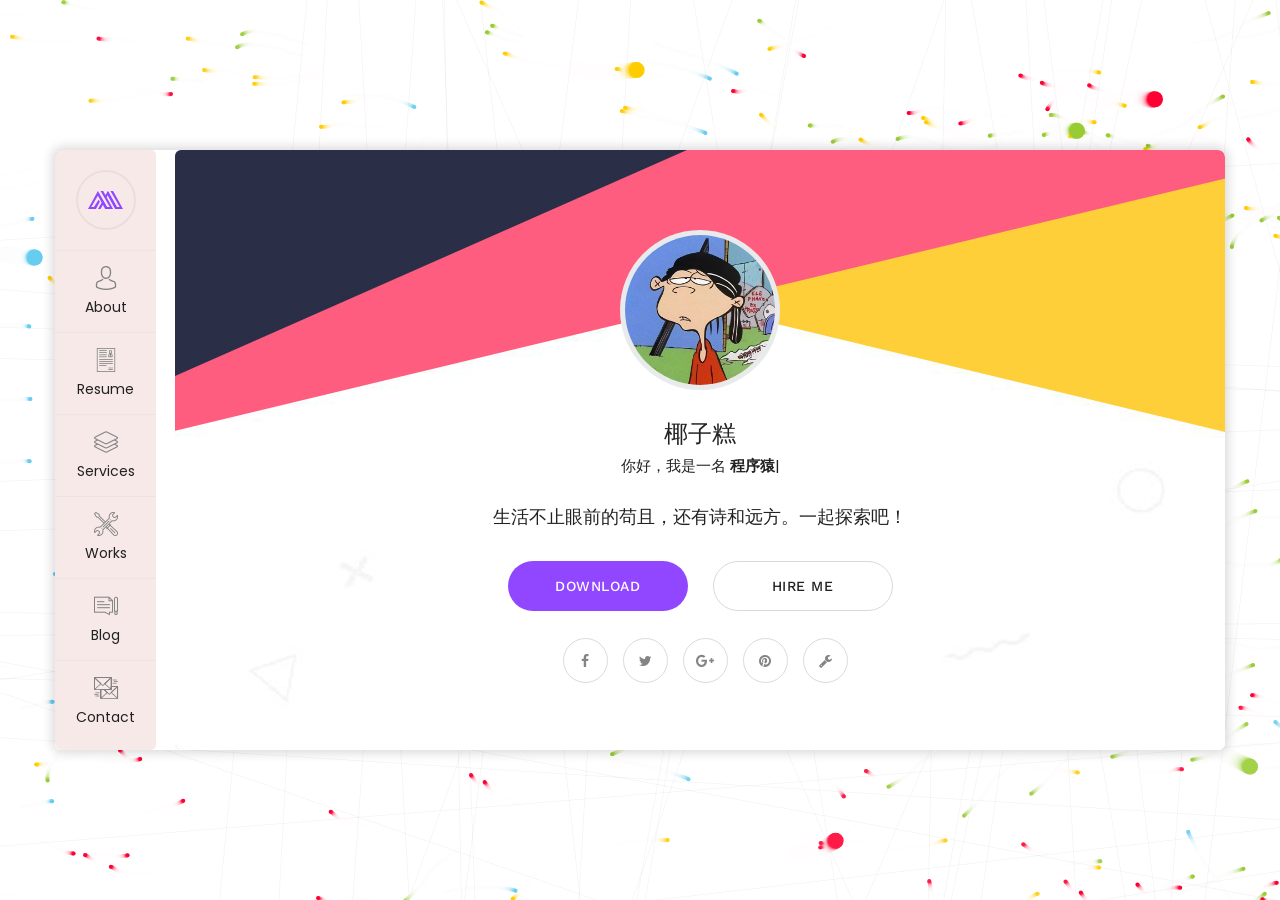
<file: index.html>
﻿<!DOCTYPE html>
<html lang="en">

<head>
    <meta charset="utf-8">
    <title>YeezyG Personal Web</title>
    <!-- Stylesheets -->
    <link href="css/bootstrap.css" rel="stylesheet">
    <link href="css/style.css" rel="stylesheet">
    <link href="css/responsive.css" rel="stylesheet">

    <!--Favicon-->
    <link rel="shortcut icon" href="images/favicon.png" type="image/x-icon">
    <link rel="icon" href="images/favicon.png" type="image/x-icon">
    <!-- Responsive -->
    <meta http-equiv="X-UA-Compatible" content="IE=edge">
    <meta name="viewport" content="width=device-width, initial-scale=1.0, maximum-scale=1.0, user-scalable=0">
    <!--[if lt IE 9]><script src="js/html5shiv.js"></script><![endif]-->
    <!--[if lt IE 9]><script src="js/respond.js"></script><![endif]-->
</head>

<body>

    <div class="page-wrapper default-version">

        <!-- Preloader -->
        <div class="preloader"></div>

        <div class="page-background">
            <div class="image-1"><img src="images/icons/shape/icon-1.png" alt=""></div>
            <div class="image-7"><img src="images/icons/shape/icon-7.png" alt=""></div>
            <canvas id="canvas"></canvas>
        </div>

        <!-- Mobile menu -->
        <div class="mobile-menu">
            <div class="container">
                <!--Nav Outer-->
                <div class="nav-outer clearfix">
                    <div class="logo"><a href="index.html"><img src="images/logo.png" alt=""></a></div>
                    <!-- Main Menu -->
                    <nav class="main-menu">
                        <div class="navbar-header">
                            <!-- Toggle Button -->
                            <button type="button" class="navbar-toggle" data-toggle="collapse"
                                data-target=".navbar-collapse">
                                <span class="icon-bar"></span>
                                <span class="icon-bar"></span>
                                <span class="icon-bar"></span>
                            </button>
                        </div>

                        <div class="navbar-collapse collapse scroll-nav clearfix">
                            <ul class="navigation clearfix">

                                <li class="current"><a href="#home">Home</a></li>
                                <li><a href="#about">About</a></li>
                                <li><a href="#resume">Resume</a></li>
                                <li><a href="#services">Services</a></li>
                                <li><a href="#work">Works</a></li>
                                <li><a href="#blog">Blog</a></li>
                                <li><a href="#contact">Contact</a></li>
                                <li><a href="tools/">Tools</a></li>

                            </ul>
                        </div>
                    </nav>
                    <!-- Main Menu End-->
                </div>
                <!--Nav Outer End-->
            </div>
        </div>

        <div class="card-outer">
            <div class="scroll-box">
                <div class="container" data-animation-in="fadeInLeft" data-animation-out="fadeOutLeft">
                    <div class="card-wrapper">
                        <div class="author-info" style="background-image:url(images/background/3.jpg)">
                            <div class="image"><img src="images/resource/user.png" alt=""></div>
                            <div class="author">
                                <h3>椰子糕</h3>
                                <div class="designation">
                                    你好，我是一名
                                    <div class="typing-title">
                                        <p><strong>程序猿</strong></p>
                                    </div>
                                    <span class="typed-title"></span>
                                </div>
                            </div>
                            <div class="link-btn">
                                <a href="" class="theme-btn btn-style-one">Download</a>
                            </div>
                            <ul class="social-icon-two">
                                <li><a href="#"><span class="fa fa-facebook"></span></a></li>
                                <li><a href="#"><span class="fa fa-twitter"></span></a></li>
                                <li><a href="#"><span class="fa fa-google-plus"></span></a></li>
                                <li><a href="#"><span class="fa fa-pinterest"></span></a></li>
                                <li><a href="tools/" aria-label="工具" title="工具"><span class="fa fa-wrench"></span></a></li>
                            </ul>
                        </div>
                        <div class="card-inner-box">
                            <header class="header wow fadeInLeft" data-wow-duration="1.5s">
                                <ul class="main-menu">
                                    <li class="active home"><a class="logo" href="#home"><img src="images/logo.png"
                                                alt=""></a></li>
                                    <li><a href="#about"><i class="flaticon-social"></i>About</a></li>
                                    <li><a href="#resume"><i class="flaticon-curriculum"></i>Resume</a></li>
                                    <li><a href="#services"><i class="flaticon-layers-1"></i>Services</a></li>
                                    <li><a href="#work"><i class="flaticon-tools"></i>Works</a></li>
                                    <li><a href="#blog"><i class="flaticon-blog"></i>Blog</a></li>
                                    <li><a href="#contact"><i class="flaticon-send-mail"></i>Contact</a></li>
                                </ul>
                            </header>

                            <!--home card item -->
                            <div class="card-home card-item active" id="home"
                                style="background-image:url(images/background/1.jpg)">

                                <div class="card-inner wow fadeInUp" data-wow-duration="2s">
                                    <div class="image"><img src="images/resource/user.png" alt=""></div>
                                    <div class="author">
                                        <h3>椰子糕</h3>
                                        <div class="designation">
                                            你好，我是一名
                                            <div class="typing-title">
                                                <p><strong>程序猿</strong></p>
                                            </div>
                                            <span class="typed-title"></span>
                                        </div>
                                    </div>
                                    <div class="text">
                                        生活不止眼前的苟且，还有诗和远方。一起探索吧！
                                    </div>
                                    <div class="link-btn">
                                        <a href="#" class="theme-btn btn-style-one">Download</a>
                                        <a href="#" class="theme-btn btn-style-two">Hire Me</a>
                                    </div>
                                    <ul class="social-icon-two">
                                        <li><a href="#"><span class="fa fa-facebook"></span></a></li>
                                        <li><a href="#"><span class="fa fa-twitter"></span></a></li>
                                        <li><a href="#"><span class="fa fa-google-plus"></span></a></li>
                                        <li><a href="#"><span class="fa fa-pinterest"></span></a></li>
                                        <li><a href="tools/" aria-label="工具" title="工具"><span class="fa fa-wrench"></span></a></li>
                                    </ul>
                                </div>

                            </div>
                            <!-- end item -->

                            <!--about card item -->
                            <div class="card-about card-item" id="about"
                                style="background-image:url(images/background/2.jpg)">
                                <div class="card-inner">
                                    <h4 class="title">About Me</h4>
                                    <div class="text">Dolor sit amet consectetur elit sed do eiusmod tempor incididunt
                                        labore dolore mega aliqua enim ad minim veniam quis nostrud exercitation ullamco
                                        laboris nisi ut aliquip commodo reprehenderit.</div>
                                    <div class="info-list">
                                        <div class="row">
                                            <div class="col-md-6">
                                                <ul class="list-style-one">
                                                    <li><strong>昵称:</strong> 椰子糕</li>
                                                    <li><strong>联系电话:</strong> 137 9926 2243</li>
                                                    <li><strong>地址:</strong> 福建省 厦门市</li>
                                                </ul>
                                            </div>
                                            <div class="col-md-6">
                                                <ul class="list-style-one">
                                                    <li><strong>邮箱:</strong> 905004540@qq.com</li>
                                                    <li><strong>职位:</strong> 软件工程师</li>
                                                </ul>
                                            </div>
                                        </div>
                                    </div>
                                    <h4 class="title">基本技能</h4>
                                    <div class="row">
                                        <!-- About Block -->
                                        <div class="skill-block col-md-3 col-sm-4 col-xs-6">
                                            <div class="inner-box">
                                                <div class="graph-outer">
                                                    <input type="text" class="dial" data-fgColor="#9147ff"
                                                        data-bgColor="#f5f5f5" data-width="90" data-height="90"
                                                        data-linecap="normal" value="40">
                                                    <div class="inner-text count-box"><span class="count-text"
                                                            data-stop="40" data-speed="2000"></span>%</div>
                                                </div>
                                                <h3>Design</h3>
                                            </div>
                                        </div>

                                        <!-- About Block -->
                                        <div class="skill-block col-md-3 col-sm-4 col-xs-6">
                                            <div class="inner-box">
                                                <div class="graph-outer">
                                                    <input type="text" class="dial" data-fgColor="#ff5e7e"
                                                        data-bgColor="#f5f5f5" data-width="90" data-height="90"
                                                        data-linecap="normal" value="60">
                                                    <div class="inner-text count-box"><span class="count-text"
                                                            data-stop="60" data-speed="2000"></span>%</div>
                                                </div>
                                                <h3>HTML</h3>
                                            </div>
                                        </div>

                                        <!-- About Block -->
                                        <div class="skill-block col-md-3 col-sm-4 col-xs-6">
                                            <div class="inner-box">
                                                <div class="graph-outer">
                                                    <input type="text" class="dial" data-fgColor="#ffc713"
                                                        data-bgColor="#f5f5f5" data-width="90" data-height="90"
                                                        data-linecap="normal" value="90">
                                                    <div class="inner-text count-box"><span class="count-text"
                                                            data-stop="90" data-speed="2000"></span>%</div>
                                                </div>
                                                <h3>WordPress </h3>
                                            </div>
                                        </div>

                                        <!-- About Block -->
                                        <div class="skill-block col-md-3 col-sm-4 col-xs-6">
                                            <div class="inner-box">
                                                <div class="graph-outer">
                                                    <input type="text" class="dial" data-fgColor="#51dbc3"
                                                        data-bgColor="#f5f5f5" data-width="90" data-height="90"
                                                        data-linecap="normal" value="75">
                                                    <div class="inner-text count-box"><span class="count-text"
                                                            data-stop="75" data-speed="2000"></span>%</div>
                                                </div>
                                                <h3>PHP </h3>
                                            </div>
                                        </div>
                                    </div>

                                </div>
                            </div>
                            <!-- end item -->

                            <!--resume card item -->
                            <div class="card-resume card-item" id="resume"
                                style="background-image:url(images/background/2.jpg)">
                                <div class="card-inner">
                                    <h4 class="title">Resume</h4>
                                    <div class="row clearfix">
                                        <!--Column-->
                                        <div class="timeline-column col-md-6 col-sm-12 col-xs-12">
                                            <div class="inner">
                                                <div class="col-header">
                                                    <div class="icon-box">
                                                        <div class="icon-inner">
                                                            <div class="icon"><span class="flaticon-book"></span></div>
                                                        </div>
                                                    </div>
                                                    <h2>Employment</h2>
                                                </div>

                                                <!--Timeline Block-->
                                                <div class="timeline-block">
                                                    <div class="inner-box">
                                                        <h4>Web Design</h4>
                                                        <div class="date"><span>1998-2000</span> / University of stuties
                                                        </div>
                                                        <div class="text">Exceptur sint occaecat cupidatat non proident
                                                            sunt culpa. </div>
                                                    </div>
                                                </div>

                                                <!--Timeline Block-->
                                                <div class="timeline-block">
                                                    <div class="inner-box">
                                                        <h4>Web Development</h4>
                                                        <div class="date"><span>1998-2000</span> / University of stuties
                                                        </div>
                                                        <div class="text">Exceptur sint occaecat cupidatat non proident
                                                            sunt culpa. </div>
                                                    </div>
                                                </div>

                                                <!--Timeline Block-->
                                                <div class="timeline-block">
                                                    <div class="inner-box">
                                                        <h4>Specialization Course</h4>
                                                        <div class="date"><span>1998-2000</span> / University of stuties
                                                        </div>
                                                        <div class="text">Exceptur sint occaecat cupidatat non proident
                                                            sunt culpa. </div>
                                                    </div>
                                                </div>

                                            </div>
                                        </div>

                                        <!--Column-->
                                        <div class="timeline-column col-md-6 col-sm-12 col-xs-12">
                                            <div class="inner">
                                                <div class="col-header">
                                                    <div class="icon-box">
                                                        <div class="icon-inner">
                                                            <div class="icon"><span class="flaticon-case"></span></div>
                                                        </div>
                                                    </div>
                                                    <h2>Experience</h2>
                                                </div>

                                                <!--Timeline Block-->
                                                <div class="timeline-block">
                                                    <div class="inner-box">
                                                        <h4>Lead UI/UX Designer</h4>
                                                        <div class="date"><span>2015-Present</span> / Google inc.</div>
                                                        <div class="text">Exceptur sint occaecat cupidatat non proident
                                                            sunt culpa. </div>
                                                    </div>
                                                </div>

                                                <div class="timeline-block">
                                                    <div class="inner-box">
                                                        <h4>Senior UI/UX Designer</h4>
                                                        <div class="date"><span>2012-2014 </span> / Facebook inc.</div>
                                                        <div class="text">Exceptur sint occaecat cupidatat non proident
                                                            sunt culpa. </div>
                                                    </div>
                                                </div>

                                                <div class="timeline-block">
                                                    <div class="inner-box">
                                                        <h4>Junior UI/UX Designer</h4>
                                                        <div class="date"><span>2006-2011 </span> / airbnb inc.</div>
                                                        <div class="text">Exceptur sint occaecat cupidatat non proident
                                                            sunt culpa. </div>
                                                    </div>
                                                </div>

                                            </div>
                                        </div>

                                    </div>
                                </div>
                            </div>
                            <!-- end item -->
                            <!--services card item -->
                            <div class="card-services card-item" id="services"
                                style="background-image:url(images/background/2.jpg)">
                                <div class="card-inner">
                                    <h4 class="title">Services</h4>
                                    <div class="row">
                                        <div class="services-block col-md-6">
                                            <div class="inner-box">
                                                <div class="icon-box"><span class="icon flaticon-pen-tool"></span></div>
                                                <h4><a href="blog-single.html">UI/UX Design</a></h4>
                                                <div class="text">Lorem ipsum dolor amet constur adipisicing elit </div>
                                            </div>
                                        </div>
                                        <div class="services-block col-md-6">
                                            <div class="inner-box">
                                                <div class="icon-box"><span class="icon flaticon-folder"></span></div>
                                                <h4><a href="blog-single.html">Web Design</a></h4>
                                                <div class="text">Lorem ipsum dolor amet constur adipisicing elit </div>
                                            </div>
                                        </div>
                                        <div class="services-block col-md-6">
                                            <div class="inner-box">
                                                <div class="icon-box"><span class="icon flaticon-computer"></span></div>
                                                <h4><a href="blog-single.html">Branding</a></h4>
                                                <div class="text">Lorem ipsum dolor amet constur adipisicing elit </div>
                                            </div>
                                        </div>
                                        <div class="services-block col-md-6">
                                            <div class="inner-box">
                                                <div class="icon-box"><span class="icon flaticon-layers-1"></span></div>
                                                <h4><a href="blog-single.html">Logo Design</a></h4>
                                                <div class="text">Lorem ipsum dolor amet constur adipisicing elit </div>
                                            </div>
                                        </div>
                                        <div class="services-block col-md-6">
                                            <div class="inner-box">
                                                <div class="icon-box"><span class="icon flaticon-web-design"></span>
                                                </div>
                                                <h4><a href="blog-single.html">Apps Design</a></h4>
                                                <div class="text">Lorem ipsum dolor amet constur adipisicing elit </div>
                                            </div>
                                        </div>
                                        <div class="services-block col-md-6">
                                            <div class="inner-box">
                                                <div class="icon-box"><span class="icon flaticon-photo-camera"></span>
                                                </div>
                                                <h4><a href="blog-single.html">Photography</a></h4>
                                                <div class="text">Lorem ipsum dolor amet constur adipisicing elit </div>
                                            </div>
                                        </div>
                                    </div>
                                </div>
                            </div>
                            <!-- end item -->
                            <!--work card item -->
                            <div class="card-projects card-item" id="work"
                                style="background-image:url(images/background/2.jpg)">
                                <div class="card-inner">
                                    <h4 class="title">Works</h4>
                                    <div class="row">
                                        <div class="projects-block col-md-6">
                                            <div class="inner-box">
                                                <figure class="image">
                                                    <img src="images/gallery/1.jpg" alt="image">
                                                    <div class="overlay">
                                                        <a class="lightbox-image option-btn" title="Image Caption Here"
                                                            data-fancybox-group="example-gallery"
                                                            href="images/gallery/1.jpg">
                                                            <i class="fa fa-search"></i>
                                                        </a>
                                                    </div>
                                                </figure>
                                                <div class="caption-title">
                                                    <h3><a href="#">Portfolio Item Title</a></h3>
                                                    <span>Branding, Print</span>
                                                </div>
                                            </div>
                                        </div>
                                        <div class="projects-block col-md-6">
                                            <div class="inner-box">
                                                <figure class="image">
                                                    <img src="images/gallery/2.jpg" alt="image">
                                                    <div class="overlay">
                                                        <a class="lightbox-image option-btn" title="Image Caption Here"
                                                            data-fancybox-group="example-gallery"
                                                            href="images/gallery/2.jpg">
                                                            <i class="fa fa-search"></i>
                                                        </a>
                                                    </div>
                                                </figure>
                                                <div class="caption-title">
                                                    <h3><a href="#">Portfolio Item Title</a></h3>
                                                    <span>Branding, Print</span>
                                                </div>
                                            </div>
                                        </div>
                                        <div class="projects-block col-md-6">
                                            <div class="inner-box">
                                                <figure class="image">
                                                    <img src="images/gallery/3.jpg" alt="image">
                                                    <div class="overlay">
                                                        <a class="lightbox-image option-btn" title="Image Caption Here"
                                                            data-fancybox-group="example-gallery"
                                                            href="images/gallery/3.jpg">
                                                            <i class="fa fa-search"></i>
                                                        </a>
                                                    </div>
                                                </figure>
                                                <div class="caption-title">
                                                    <h3><a href="#">Portfolio Item Title</a></h3>
                                                    <span>Branding, Print</span>
                                                </div>
                                            </div>
                                        </div>
                                        <div class="projects-block col-md-6">
                                            <div class="inner-box">
                                                <figure class="image">
                                                    <img src="images/gallery/4.jpg" alt="image">
                                                    <div class="overlay">
                                                        <a class="lightbox-image option-btn" title="Image Caption Here"
                                                            data-fancybox-group="example-gallery"
                                                            href="images/gallery/4.jpg">
                                                            <i class="fa fa-search"></i>
                                                        </a>
                                                    </div>
                                                </figure>
                                                <div class="caption-title">
                                                    <h3><a href="#">Portfolio Item Title</a></h3>
                                                    <span>Branding, Print</span>
                                                </div>
                                            </div>
                                        </div>
                                        <div class="projects-block col-sm-6">
                                            <div class="inner-box">
                                                <figure class="image">
                                                    <img src="images/gallery/5.jpg" alt="image">
                                                    <div class="overlay">
                                                        <a class="lightbox-image option-btn" title="Image Caption Here"
                                                            data-fancybox-group="example-gallery"
                                                            href="images/gallery/5.jpg">
                                                            <i class="fa fa-search"></i>
                                                        </a>
                                                    </div>
                                                </figure>
                                                <div class="caption-title">
                                                    <h3><a href="#">Portfolio Item Title</a></h3>
                                                    <span>Branding, Print</span>
                                                </div>
                                            </div>
                                        </div>
                                        <div class="projects-block col-sm-6">
                                            <div class="inner-box">
                                                <figure class="image">
                                                    <img src="images/gallery/6.jpg" alt="image">
                                                    <div class="overlay">
                                                        <a class="lightbox-image option-btn" title="Image Caption Here"
                                                            data-fancybox-group="example-gallery"
                                                            href="images/gallery/6.jpg">
                                                            <i class="fa fa-search"></i>
                                                        </a>
                                                    </div>
                                                </figure>
                                                <div class="caption-title">
                                                    <h3><a href="#">Portfolio Item Title</a></h3>
                                                    <span>Branding, Print</span>
                                                </div>
                                            </div>
                                        </div>
                                    </div>
                                </div>
                            </div>
                            <!-- end item -->
                            <!--blog card item -->
                            <div class="card-blog card-item" id="blog"
                                style="background-image:url(images/background/2.jpg)">
                                <div class="card-inner">
                                    <h4 class="title">Blog</h4>
                                    <div class="news-block">
                                        <div class="inner-box">
                                            <div class="image">
                                                <img src="images/resource/blog-1.jpg" alt="">
                                                <div class="overlay">
                                                    <a class="link-btn" href="blog-single.html">
                                                        <i class="fa fa-link"></i>
                                                    </a>
                                                </div>
                                            </div>
                                            <div class="date"><strong>02</strong> <br>Sep</div>
                                            <div class="lower-content">
                                                <h4><a href="blog-single.html">Let’s Talk About Design</a></h4>
                                                <div class="post-meta">by admin / <span>Design</span></div>
                                            </div>
                                        </div>
                                    </div>
                                    <div class="news-block">
                                        <div class="inner-box">
                                            <div class="image">
                                                <img src="images/resource/blog-2.jpg" alt="">
                                                <div class="overlay">
                                                    <a class="link-btn" href="blog-single.html">
                                                        <i class="fa fa-link"></i>
                                                    </a>
                                                </div>
                                            </div>
                                            <div class="date"><strong>04</strong> <br>Sep</div>
                                            <div class="lower-content">
                                                <h4><a href="blog-single.html">Let’s Talk About Design</a></h4>
                                                <div class="post-meta">by admin / <span>Design</span></div>
                                            </div>
                                        </div>
                                    </div>
                                    <div class="news-block">
                                        <div class="inner-box">
                                            <div class="image">
                                                <img src="images/resource/blog-3.jpg" alt="">
                                                <div class="overlay">
                                                    <a class="link-btn" href="blog-single.html">
                                                        <i class="fa fa-link"></i>
                                                    </a>
                                                </div>
                                            </div>
                                            <div class="date"><strong>06</strong> <br>Sep</div>
                                            <div class="lower-content">
                                                <h4><a href="blog-single.html">Let’s Talk About Design</a></h4>
                                                <div class="post-meta">by admin / <span>Design</span></div>
                                            </div>
                                        </div>
                                    </div>
                                </div>
                            </div>
                            <!-- end item -->
                            <!--contact card item -->
                            <div class="card-contact card-item" id="contact"
                                style="background-image:url(images/background/2.jpg)">
                                <div class="card-inner">
                                    <h3 class="title">Contact</h3>
                                    <h4>Keep In Touch</h4>
                                    <div class="row clearfix">
                                        <div class="col-md-6">
                                            <ul class="list-style-two">
                                                <li><span class="icon flaticon-signs"></span>PO Box 16122 Collins Street
                                                    <br> West Victoria 8007 Canada
                                                </li>
                                                <li><span class="icon flaticon-smartphone"></span>(+48) 564-334-21-22-34
                                                    <br>(+48) 564-334-21-25
                                                </li>
                                                <li><span class="icon flaticon-note-1"></span>info@cretox.com
                                                    <br>info@example.com
                                                </li>
                                            </ul>
                                        </div>
                                        <div class="col-md-6">
                                            <div class="map-section">
                                                <div class="home-google-map">
                                                    <div class="google-map" id="contact-google-map"
                                                        data-map-lat="40.700843" data-map-lng="-74.004012"
                                                        data-icon-path="images/icons/map-marker.png"
                                                        data-map-title="Chester" data-map-zoom="11">
                                                    </div>
                                                </div>
                                            </div>
                                        </div>
                                    </div>
                                    <h4>How Can I Help?</h4>
                                    <!-- Contact Form -->
                                    <div class="contact-form">
                                        <!--Comment Form-->
                                        <form method="post" action="sendemail.php" id="contact-form">
                                            <div class="row clearfix">

                                                <div class="col-md-6 form-group">
                                                    <input type="text" name="username" placeholder="Name" required>
                                                </div>

                                                <div class="col-md-6 form-group">
                                                    <input type="email" name="email" placeholder="Email" required>
                                                </div>

                                                <div class="col-md-6 form-group">
                                                    <input type="text" name="subject" placeholder="Subject" required>
                                                </div>

                                                <div class="col-md-6 form-group">
                                                    <input type="text" name="phone" placeholder="Phone" required>
                                                </div>

                                                <div class="col-lg-12 col-md-12 form-group">
                                                    <textarea name="message" placeholder="Message"></textarea>
                                                </div>

                                                <div class="col-lg-12 col-md-12 form-group">
                                                    <button class="theme-btn btn-style-two" type="submit"
                                                        name="submit-form">Submit Now </button>
                                                </div>

                                            </div>
                                        </form>

                                    </div>
                                    <!--End Contact Form -->

                                </div>
                            </div>
                            <!-- end item -->
                        </div>
                    </div>

                </div>
            </div>

        </div>

    </div>
    <!--End pagewrapper-->


    <script src="js/jquery.js"></script>

    <script src="js/bootstrap.min.js"></script>
    <script src="js/jquery.mCustomScrollbar.concat.min.js"></script>
    <script src="js/owl.js"></script>
    <script src="js/wow.js"></script>
    <script src="js/appear.js"></script>
    <script src="js/jquery.fancybox.js"></script>
    <script src="js/element-in-view.js"></script>
    <script src="js/knob.js"></script>
    <script src="js/validate.js"></script>
    <script src="js/mousemoveparallax.js"></script>
    <script src="js/pagenav.js"></script>
    <script src="js/jquery-type.js"></script>
    <script src="js/jquery.nicescroll.min.js"></script>
    <script src="js/particle-alone.js"></script>
    <script src="js/script.js"></script>

    <!--Google Map APi Key-->
    <script src="http://ditu.google.cn/maps/api/js?key=AIzaSyATY4Rxc8jNvDpsK8ZetC7JyN4PFVYGCGM"></script>
    <script src="js/gmaps.js"></script>
    <script src="js/map-script.js"></script>
    <!--End Google Map APi-->

</body>

</html>
</file>
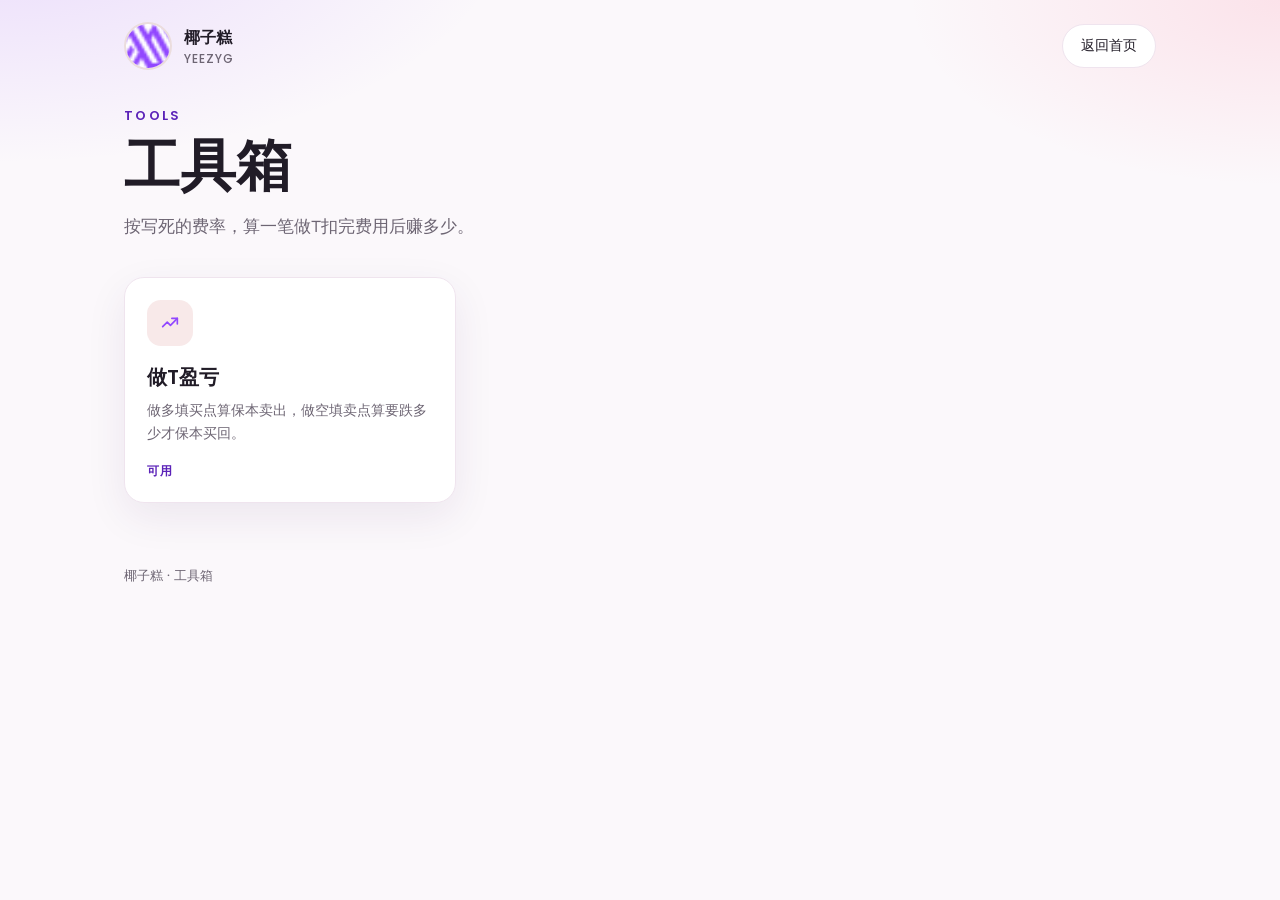
<file: tools/index.html>
<!DOCTYPE html>
<html lang="zh-CN">
<head>
  <meta charset="utf-8">
  <title>工具箱 · 椰子糕</title>
  <meta name="viewport" content="width=device-width, initial-scale=1">
  <meta name="description" content="椰子糕的工具箱。做T盈亏计算器。">
  <link rel="shortcut icon" href="../images/favicon.png" type="image/x-icon">
  <link rel="icon" href="../images/favicon.png" type="image/x-icon">
  <link rel="preconnect" href="https://fonts.googleapis.com">
  <link rel="preconnect" href="https://fonts.gstatic.com" crossorigin>
  <link href="https://fonts.googleapis.com/css?family=Poppins:500,600,700|Work+Sans:400,500,600&display=swap" rel="stylesheet">
  <link href="tools.css?v=20261021c" rel="stylesheet">
</head>
<body>
  <a class="skip-link" href="#tools">跳到工具</a>

  <header class="site-header">
    <a class="brand" href="../index.html">
      <img src="../images/logo.png" alt="">
      <span>椰子糕<small>YEEZYG</small></span>
    </a>
    <a class="back-link" href="../index.html">返回首页</a>
  </header>

  <main class="page">
    <p class="eyebrow">TOOLS</p>
    <h1>工具箱</h1>
    <p class="lede">按写死的费率，算一笔做T扣完费用后赚多少。</p>

    <ul class="tool-grid" id="tools">
      <li>
        <a class="tool-card" href="t-trade.html">
          <span class="tool-icon" aria-hidden="true">
            <svg width="22" height="22" viewBox="0 0 24 24" fill="none" stroke="currentColor" stroke-width="1.8" stroke-linecap="round" stroke-linejoin="round"><path d="M4 16l5-5 3.5 3.5L20 7"/><path d="M14 7h6v6"/></svg>
          </span>
          <h2>做T盈亏</h2>
          <p>做多填买点算保本卖出，做空填卖点算要跌多少才保本买回。</p>
          <span class="badge">可用</span>
        </a>
      </li>
    </ul>
  </main>

  <footer class="site-footer">椰子糕 · 工具箱</footer>
</body>
</html>
</file>
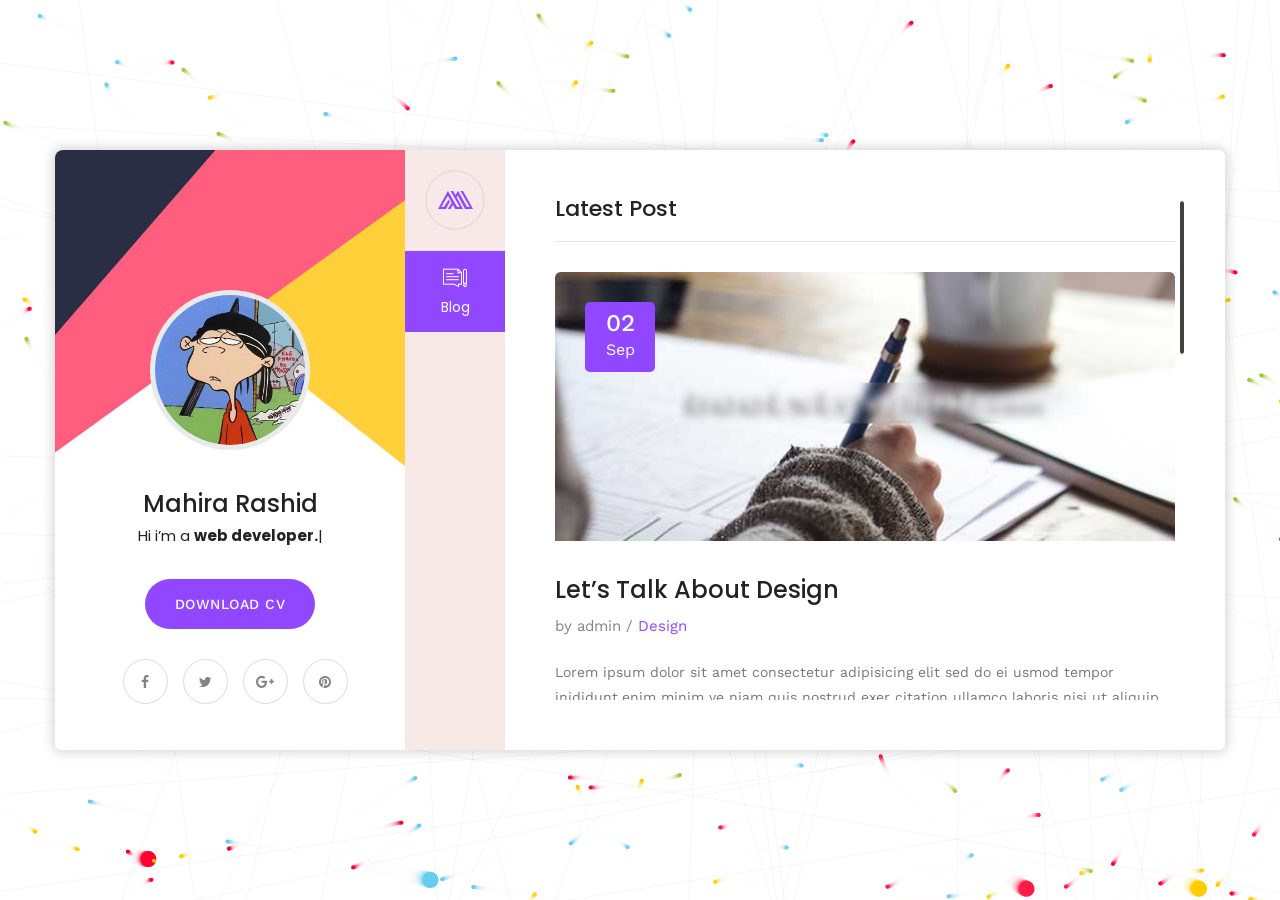
<file: blog-single.html>
﻿<!DOCTYPE html>
<html lang="en">
<head>
<meta charset="utf-8">
<title>Mahira | VCard | CV HTML Template</title>
<!-- Stylesheets -->
<link href="css/bootstrap.css" rel="stylesheet">
<link href="css/style.css" rel="stylesheet">
<link href="css/responsive.css" rel="stylesheet">

<!--Favicon-->
<link rel="shortcut icon" href="images/favicon.png" type="image/x-icon">
<link rel="icon" href="images/favicon.png" type="image/x-icon">
<!-- Responsive -->
<meta http-equiv="X-UA-Compatible" content="IE=edge">
<meta name="viewport" content="width=device-width, initial-scale=1.0, maximum-scale=1.0, user-scalable=0">
<!--[if lt IE 9]><script src="js/html5shiv.js"></script><![endif]-->
<!--[if lt IE 9]><script src="js/respond.js"></script><![endif]-->
</head>

<body>

<div class="page-wrapper default-version">
 	
    <!-- Preloader -->
    <div class="preloader"></div>

    <div class="page-background">
        <div class="image-1"><img src="images/icons/shape/icon-1.png" class="now-in-view" alt=""></div>
        <div class="image-7"><img src="images/icons/shape/icon-7.png" class="now-in-view" alt=""></div>
        <canvas id="canvas"></canvas>
    </div>

    <!-- Mobile menu -->
    <div class="mobile-menu">
        <div class="container">
            <!--Nav Outer-->
            <div class="nav-outer clearfix">
                <div class="logo"><a href="index.html"><img src="images/logo.png" alt=""></a></div>
                <!-- Main Menu -->
                <nav class="main-menu">
                    <div class="navbar-header">
                        <!-- Toggle Button -->      
                        <button type="button" class="navbar-toggle" data-toggle="collapse" data-target=".navbar-collapse">
                            <span class="icon-bar"></span>
                            <span class="icon-bar"></span>
                            <span class="icon-bar"></span>
                        </button>
                    </div>
                    
                    <div class="navbar-collapse collapse scroll-nav clearfix">
                        <ul class="navigation clearfix">
                            
                            <li class="current"><a href="#home">Home</a></li>
                            <li><a href="#about">About</a></li>
                            <li><a href="#resume">Resume</a></li>
                            <li><a href="#services">Services</a></li>
                            <li><a href="#work">Works</a></li>
                            <li><a href="#blog">Blog</a></li>
                            <li><a href="#contact">Contact</a></li>

                         </ul>
                    </div>
                </nav>
                <!-- Main Menu End-->                        
            </div>
            <!--Nav Outer End-->            
        </div>
    </div>
 	
    <div class="card-outer">
        <div class="scroll-box">
            <div class="container" data-animation-in="fadeInLeft" data-animation-out="fadeOutLeft">
                <div class="card-wrapper">
                    <div class="author-info" style="background-image:url(images/background/3.jpg)">
                        <div class="image"><img src="images/resource/user.png" alt=""></div>
                        <div class="author">
                            <h3>Mahira Rashid</h3>
                            <div class="designation">
                                Hi i’m
                                <div class="typing-title">
                                    <p>a <strong>web developer.</strong></p>
                                    <p>a <strong>web Designer.</strong></p>
                                    <p>a <strong>photographer.</strong></p>
                                </div>
                                <span class="typed-title"></span>
                            </div>
                        </div>
                        <div class="link-btn">
                            <a href="#" class="theme-btn btn-style-one">Download CV</a>
                        </div>
                        <ul class="social-icon-two">
                            <li><a href="#"><span class="fa fa-facebook"></span></a></li>
                            <li><a href="#"><span class="fa fa-twitter"></span></a></li>
                            <li><a href="#"><span class="fa fa-google-plus"></span></a></li>
                            <li><a href="#"><span class="fa fa-pinterest"></span></a></li>
                        </ul>
                    </div>
                    <div class="card-inner-box offsetleft">
                        <header class="header">
                            <ul class="main-menu">
                                <li class="home"><a class="logo" href="index.html"><img src="images/logo.png" alt=""></a></li>
                                <li class="active"><a href="#blog"><i class="flaticon-blog"></i>Blog</a></li>
                            </ul>
                        </header>

                        <!-- card item -->
                        <div class="card-blog single-post card-item active" id="blog" style="background-image:url(images/background/2.jpg)">
                            <div class="card-inner">
                                <h4 class="title">Latest Post</h4>
                                <div class="news-block">
                                    <div class="inner-box">
                                        <div class="image">
                                            <img src="images/resource/blog-1.jpg" alt="">
                                        </div>
                                        <div class="date"><strong>02</strong> <br>Sep</div>
                                        <div class="lower-content">
                                            <h4>Let’s Talk About Design</h4>
                                            <div class="post-meta">by admin  /  <span>Design</span></div>
                                            <div class="text">
                                                <p>Lorem ipsum dolor sit amet consectetur adipisicing elit sed do ei usmod tempor inididunt.enim minim ve niam quis nostrud exer citation ullamco laboris nisi ut aliquip ex commodo conse inquat duis aute irure dolor.cepteur sint occaecat cupidatat non proident sunt culpa qui officia deserunt.</p>
                                                <p>Enim ipsam voluptatem quia voluptas sit aspernatur aut odit aut fugit sed quia consequuntur. magni dolores eos ratione voluptatem sequinesc. neque porro quisquam est qui dolorem ipsum quia dolor sit amet consectetur.</p>
                                            </div>
                                        </div>
                                    </div>
                                </div>
                                <!-- share box -->
                                <ul class="share-box">
                                    <li><strong>Tags:</strong></li>
                                    <li><a href="#">Idea,</a></li>
                                    <li><a href="#">Service,</a></li>
                                    <li><a href="#">Growth</a></li>
                                </ul>
                                <!-- Comments Area -->
                                <div class="comments-area">
                                    <div class="group-title"><h2>02 Comments</h2></div>
                                    
                                    <!--Comment Box-->
                                    <div class="comment-box">
                                        <div class="comment">
                                            <div class="author-thumb"><img src="images/resource/author-2.jpg" alt=""></div>
                                            <div class="comment-inner">
                                                <div class="comment-info clearfix"><strong>Neil Roberts</strong><div class="comment-time">26 Nov,2018 At 8:30am</div></div>
                                                <div class="text">Bring to the table win-win survival strategies to ensure proactive domination. At the end of the day, going forward</div>
                                                <a class="comment-reply" href="#"><span class="icon fa fa-mail-reply"></span> Reply</a>
                                            </div>
                                        </div>
                                    </div>
                                    
                                    <!--Comment Box-->
                                    <div class="comment-box">
                                        <div class="comment">
                                            <div class="author-thumb"><img src="images/resource/author-3.jpg" alt=""></div>
                                            <div class="comment-inner">
                                                <div class="comment-info clearfix"><strong>Edward Chapman</strong><div class="comment-time">26 Nov,2018 At 8:30am</div></div>
                                                <div class="text">Bring to the table win-win survival strategies to ensure proactive domination. At the end of the day, going forward</div>
                                                <a class="comment-reply" href="#"><span class="icon fa fa-mail-reply"></span> Reply</a>
                                            </div>
                                        </div>
                                    </div>
                                    
                                </div>
                                <!-- Contact Form -->
                                <div class="contact-form">
                                    <!--Comment Form-->
                                    <form method="post" action="sendemail.php" id="contact-form">
                                        <div class="row clearfix">
                                            
                                            <div class="col-md-6 form-group">
                                                <input type="text" name="username" placeholder="Name" required>
                                            </div>
                                            
                                            <div class="col-md-6 form-group">
                                                <input type="email" name="email" placeholder="Email" required>
                                            </div>

                                            <div class="col-lg-12 col-md-12 form-group">
                                                <textarea name="message" placeholder="Message"></textarea>
                                            </div>
                                            
                                            <div class="col-lg-12 col-md-12 form-group">
                                                <button class="theme-btn btn-style-two" type="submit" name="submit-form">Submit Now </button>
                                            </div>
                                            
                                        </div>
                                    </form>
                                        
                                </div>
                                <!--End Contact Form -->
                            </div>
                        </div>
                        <!-- end item -->

                    </div>
                </div>
                    
            </div>
        </div>
            
    </div>

</div>
<!--End pagewrapper-->


<script src="js/jquery.js"></script> 

<script src="js/bootstrap.min.js"></script>
<script src="js/jquery.mCustomScrollbar.concat.min.js"></script>
<script src="js/owl.js"></script>
<script src="js/wow.js"></script>
<script src="js/appear.js"></script>
<script src="js/jquery.fancybox.js"></script>
<script src="js/element-in-view.js"></script>
<script src="js/knob.js"></script>
<script src="js/validate.js"></script>
<script src="js/mousemoveparallax.js"></script>
<script src="js/pagenav.js"></script>
<script src="js/jquery-type.js"></script>
<script src="js/particle-alone.js"></script>
<script src="js/jquery.nicescroll.min.js"></script>
<script src="js/script.js"></script>

<!--Google Map APi Key-->
<script src="http://ditu.google.cn/maps/api/js?key=AIzaSyATY4Rxc8jNvDpsK8ZetC7JyN4PFVYGCGM"></script>
<script src="js/gmaps.js"></script>
<script src="js/map-script.js"></script>
<!--End Google Map APi-->

</body>
</html>
</file>
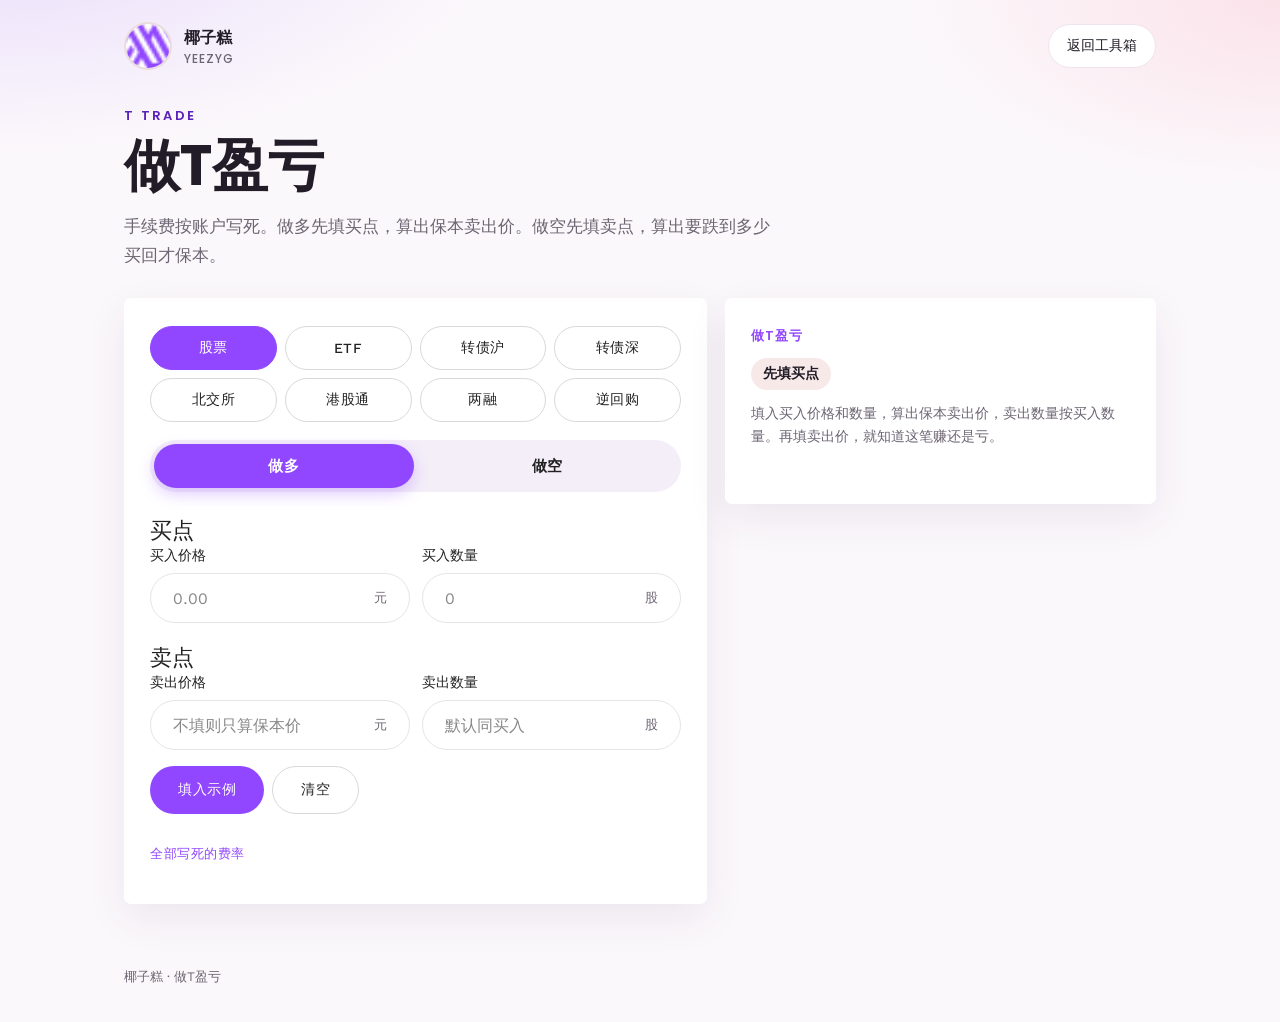
<file: tools/t-trade.html>
<!DOCTYPE html>
<html lang="zh-CN">
<head>
  <meta charset="utf-8">
  <title>做T盈亏 · 工具箱 · 椰子糕</title>
  <meta name="viewport" content="width=device-width, initial-scale=1">
  <meta name="description" content="按写死的佣金、过户费和印花税，做多算保本卖出价，做空算要跌多少买回才保本。">
  <link rel="shortcut icon" href="../images/favicon.png" type="image/x-icon">
  <link rel="icon" href="../images/favicon.png" type="image/x-icon">
  <link rel="preconnect" href="https://fonts.googleapis.com">
  <link rel="preconnect" href="https://fonts.gstatic.com" crossorigin>
  <link href="https://fonts.googleapis.com/css?family=Poppins:500,600,700|Work+Sans:400,500,600&display=swap" rel="stylesheet">
  <link href="tools.css?v=20261021c" rel="stylesheet">
</head>
<body>
  <a class="skip-link" href="#calculator">跳到计算器</a>

  <header class="site-header">
    <a class="brand" href="../index.html">
      <img src="../images/logo.png" alt="">
      <span>椰子糕<small>YEEZYG</small></span>
    </a>
    <a class="back-link" href="index.html">返回工具箱</a>
  </header>

  <main class="page" id="calculator">
    <p class="eyebrow">T TRADE</p>
    <h1>做T盈亏</h1>
    <p class="lede">手续费按账户写死。做多先填买点，算出保本卖出价。做空先填卖点，算出要跌到多少买回才保本。</p>

    <div class="calc-layout">
      <form class="panel" id="calc-form" autocomplete="off">
        <div class="kinds" role="radiogroup" aria-label="品种">
          <button class="kind" type="button" role="radio" data-kind="stock" aria-checked="true">股票</button>
          <button class="kind" type="button" role="radio" data-kind="etf" aria-checked="false">ETF</button>
          <button class="kind" type="button" role="radio" data-kind="cb_sh" aria-checked="false">转债沪</button>
          <button class="kind" type="button" role="radio" data-kind="cb_sz" aria-checked="false">转债深</button>
          <button class="kind" type="button" role="radio" data-kind="bse" aria-checked="false">北交所</button>
          <button class="kind" type="button" role="radio" data-kind="hk" aria-checked="false">港股通</button>
          <button class="kind" type="button" role="radio" data-kind="margin" aria-checked="false">两融</button>
          <button class="kind" type="button" role="radio" data-kind="repo" aria-checked="false">逆回购</button>
        </div>

        <div class="direction-wrap" id="direction-wrap">
          <div class="direction" role="radiogroup" aria-label="方向" data-side="long">
            <span class="direction-thumb" aria-hidden="true"></span>
            <button class="side" type="button" role="radio" data-side="long" aria-checked="true">做多</button>
            <button class="side" type="button" role="radio" data-side="short" aria-checked="false">做空</button>
          </div>
        </div>

        <fieldset class="fields" id="trade-fields" data-side="long">
          <legend class="sr-only">买卖价格和数量</legend>
          <div id="buy-block">
          <p class="section-label" id="buy-label">买点</p>
          <div class="field-grid">
            <div class="field">
              <label for="buy-price" id="buy-price-label">买入价格</label>
              <div class="control">
                <input id="buy-price" name="buyPrice" inputmode="decimal" placeholder="0.00" spellcheck="false">
                <span class="suffix" data-price-unit>元</span>
              </div>
            </div>
            <div class="field">
              <label for="buy-qty" id="buy-qty-label">买入数量</label>
              <div class="control">
                <input id="buy-qty" name="buyQty" inputmode="numeric" placeholder="0" spellcheck="false">
                <span class="suffix" data-qty-unit>股</span>
              </div>
            </div>
          </div>
          </div>

          <div id="sell-block">
          <p class="section-label">卖点</p>
          <div class="field-grid">
            <div class="field">
              <label for="sell-price">卖出价格</label>
              <div class="control">
                <input id="sell-price" name="sellPrice" inputmode="decimal" placeholder="不填则只算保本价" spellcheck="false">
                <span class="suffix" data-price-unit>元</span>
              </div>
            </div>
            <div class="field">
              <label for="sell-qty">卖出数量</label>
              <div class="control">
                <input id="sell-qty" name="sellQty" inputmode="numeric" placeholder="默认同买入" spellcheck="false">
                <span class="suffix" data-qty-unit>股</span>
              </div>
            </div>
          </div>
          </div>

          <div class="field" id="margin-field" hidden>
            <label for="margin-days">计息天数</label>
            <div class="control">
              <input id="margin-days" name="marginDays" inputmode="numeric" value="1" spellcheck="false">
              <span class="suffix">天</span>
            </div>
            <p class="hint" id="margin-hint">当天买进卖出，一般填 1。利息按买入金额的年化 4.5%，一年按 360 天。</p>
          </div>
        </fieldset>

        <fieldset class="fields" id="repo-fields" hidden>
          <legend class="sr-only">国债逆回购</legend>
          <p class="section-label">逆回购</p>
          <div class="field">
            <label for="repo-amount">回购金额</label>
            <div class="control">
              <input id="repo-amount" name="amount" inputmode="decimal" placeholder="100000" spellcheck="false">
              <span class="suffix">元</span>
            </div>
          </div>
          <div class="field-grid">
            <div class="field">
              <label for="repo-rate">年化利率</label>
              <div class="control">
                <input id="repo-rate" name="rate" inputmode="decimal" placeholder="1.80" spellcheck="false">
                <span class="suffix">%</span>
              </div>
            </div>
            <div class="field">
              <label for="repo-days">占款天数</label>
              <div class="control">
                <input id="repo-days" name="repoDays" inputmode="numeric" value="1" spellcheck="false">
                <span class="suffix">天</span>
              </div>
            </div>
          </div>
          <p class="hint">占款天数要把周末和节假日算进去。佣金按金额收一次。</p>
        </fieldset>

        <div class="actions">
          <button class="btn-solid" type="button" id="fill-example">填入示例</button>
          <button class="btn-ghost" type="button" id="clear-form">清空</button>
        </div>

        <details class="rates">
          <summary>全部写死的费率</summary>
          <table class="rate-table">
            <thead>
              <tr>
                <th scope="col">品种</th>
                <th scope="col">佣金</th>
                <th scope="col">其他</th>
              </tr>
            </thead>
            <tbody id="rate-table"></tbody>
          </table>
          <p class="fine">佣金、过户费、印花税都四舍五入到分。一笔委托收一次最低佣金，买入和卖出分开算。经手费和证管费没有再往佣金上加。股票、北交所、两融的印花税按现行卖出万5。港股通只算你给的佣金万1.2。</p>
        </details>
      </form>

      <aside class="panel result-card" id="result" data-tone="muted" aria-live="polite">
        <p class="result-kicker" id="hero-kicker">做T盈亏</p>
        <div class="result-head">
          <div class="result-quote">
            <p class="result-value" id="hero-value">—</p>
            <p class="result-unit" id="hero-unit" hidden></p>
          </div>
          <p class="result-move" id="hero-move" hidden>
            <span class="result-move-label" id="hero-move-label">涨幅</span>
            <span class="result-move-amount" id="hero-move-amount"></span>
            <span class="result-move-ratio" id="hero-move-ratio"></span>
          </p>
        </div>
        <p class="result-judge" id="hero-judge">先填买点</p>
        <p class="result-sub" id="hero-sub"></p>
        <p class="caption" id="caption" hidden></p>
        <dl class="breakdown" id="breakdown"></dl>
        <ul class="notes" id="notes"></ul>
      </aside>
    </div>
    <noscript><p class="lede">这个计算器需要打开浏览器的 JavaScript。</p></noscript>
  </main>

  <footer class="site-footer">椰子糕 · 做T盈亏</footer>

  <script src="t-trade.js"></script>
  <script>
    (function () {
      var kind = "stock";
      var side = "long";
      var form = document.getElementById("calc-form");
      var resultCard = document.getElementById("result");
      var kinds = Array.prototype.slice.call(document.querySelectorAll(".kinds .kind"));
      var sides = Array.prototype.slice.call(document.querySelectorAll("[data-side]"));

      function byId(id) {
        return document.getElementById(id);
      }

      function ruleOf(id) {
        return TTrade.KINDS.filter(function (item) {
          return item.id === id;
        })[0];
      }

      function currentInput() {
        return {
          kind: kind,
          side: side,
          buyPrice: byId("buy-price").value,
          buyQty: byId("buy-qty").value,
          sellPrice: byId("sell-price").value,
          sellQty: byId("sell-qty").value,
          days: kind === "repo" ? byId("repo-days").value : byId("margin-days").value,
          amount: byId("repo-amount").value,
          rate: byId("repo-rate").value
        };
      }

      function fillList(el, rows) {
        el.replaceChildren();
        rows.forEach(function (row) {
          var wrap = document.createElement("div");
          var dt = document.createElement("dt");
          var dd = document.createElement("dd");
          if (row.strong) {
            wrap.className = "is-strong";
          }
          dt.textContent = row.label;
          dd.textContent = row.value;
          wrap.append(dt, dd);
          el.append(wrap);
        });
      }

      function fillNotes(notes) {
        var list = byId("notes");
        list.replaceChildren();
        notes.forEach(function (text) {
          var li = document.createElement("li");
          li.textContent = text;
          list.append(li);
        });
      }

      function render(result) {
        resultCard.dataset.tone = result.tone || "muted";
        var heroValue = byId("hero-value");
        byId("hero-kicker").textContent = result.kicker || "";
        heroValue.textContent = result.value && result.value !== "—" ? result.value : "";
        heroValue.hidden = !heroValue.textContent;
        byId("hero-unit").textContent = result.unit || "";
        byId("hero-unit").hidden = !result.unit || heroValue.hidden;
        var moveEl = byId("hero-move");
        if (result.move && heroValue.textContent) {
          moveEl.hidden = false;
          moveEl.dataset.dir = result.move.dir;
          byId("hero-move-label").textContent = "涨幅";
          byId("hero-move-amount").textContent = result.move.amountText;
          byId("hero-move-ratio").textContent = result.move.ratioText;
        } else {
          moveEl.hidden = true;
          delete moveEl.dataset.dir;
        }
        byId("hero-judge").textContent = result.judge || "";
        byId("hero-sub").textContent = result.sub || "";
        byId("hero-sub").hidden = !result.sub;
        byId("caption").textContent = result.caption || "";
        byId("caption").hidden = !result.caption;
        fillList(byId("breakdown"), result.rows || []);
        fillNotes(result.notes || []);
      }

      function update() {
        render(TTrade.quote(currentInput()));
      }

      function syncUnits() {
        var rule = ruleOf(kind);
        document.querySelectorAll("[data-price-unit]").forEach(function (el) {
          el.textContent = rule.currency;
        });
        document.querySelectorAll("[data-qty-unit]").forEach(function (el) {
          el.textContent = rule.qtyUnit || "";
        });
      }

      function setKind(next) {
        if (!ruleOf(next)) {
          return;
        }
        kind = next;
        kinds.forEach(function (button) {
          var on = button.getAttribute("data-kind") === kind;
          button.setAttribute("aria-checked", on ? "true" : "false");
        });
        byId("trade-fields").hidden = kind === "repo";
        byId("repo-fields").hidden = kind !== "repo";
        byId("margin-field").hidden = kind !== "margin";
        byId("direction-wrap").hidden = kind === "repo";
        syncUnits();
        update();
      }

      function setSide(next) {
        if (next !== "long" && next !== "short") {
          return;
        }
        side = next;
        var short = side === "short";
        sides.forEach(function (button) {
          var on = button.getAttribute("data-side") === side;
          button.setAttribute("aria-checked", on ? "true" : "false");
        });
        byId("trade-fields").setAttribute("data-side", side);
        document.querySelector(".direction").setAttribute("data-side", side);
        byId("buy-label").textContent = short ? "买回" : "买点";
        byId("buy-price-label").textContent = short ? "买回价格" : "买入价格";
        byId("buy-qty-label").textContent = short ? "买回数量" : "买入数量";
        byId("buy-price").placeholder = short ? "不填则只算保本买回价" : "0.00";
        byId("buy-qty").placeholder = short ? "默认同卖出" : "0";
        byId("sell-price").placeholder = short ? "0.00" : "不填则只算保本价";
        byId("sell-qty").placeholder = short ? "0" : "默认同买入";
        byId("margin-hint").textContent = short
          ? "当天卖出再买回，一般填 1。利息按卖出金额的年化 4.5%，一年按 360 天。没用融券就选股票。"
          : "当天买进卖出，一般填 1。利息按买入金额的年化 4.5%，一年按 360 天。";
        update();
      }

      function fillExample() {
        var sample = TTrade.example(kind);
        if (kind === "repo") {
          byId("repo-amount").value = sample.amount;
          byId("repo-rate").value = sample.rate;
          byId("repo-days").value = sample.days;
        } else if (side === "short") {
          byId("sell-price").value = sample.sellPrice || sample.buyPrice;
          byId("sell-qty").value = sample.sellQty || sample.buyQty;
          byId("buy-price").value = "";
          byId("buy-qty").value = "";
          if (sample.days) {
            byId("margin-days").value = sample.days;
          }
        } else {
          byId("buy-price").value = sample.buyPrice;
          byId("buy-qty").value = sample.buyQty;
          byId("sell-price").value = sample.sellPrice;
          byId("sell-qty").value = sample.sellQty;
          if (sample.days) {
            byId("margin-days").value = sample.days;
          }
        }
        update();
      }

      function clearForm() {
        ["buy-price", "buy-qty", "sell-price", "sell-qty", "repo-amount", "repo-rate"].forEach(function (id) {
          byId(id).value = "";
        });
        byId("margin-days").value = "1";
        byId("repo-days").value = "1";
        update();
      }

      function fillRateTable() {
        var body = byId("rate-table");
        TTrade.rateRows().forEach(function (row) {
          var tr = document.createElement("tr");
          [row.name, row.commission, row.extra].forEach(function (text) {
            var td = document.createElement("td");
            td.textContent = text;
            tr.append(td);
          });
          body.append(tr);
        });
      }

      kinds.forEach(function (button) {
        button.addEventListener("click", function () {
          setKind(button.getAttribute("data-kind"));
        });
      });

      sides.forEach(function (button) {
        button.addEventListener("click", function () {
          setSide(button.getAttribute("data-side"));
        });
      });

      document.querySelector(".direction").addEventListener("keydown", function (event) {
        var keys = ["ArrowRight", "ArrowDown", "ArrowLeft", "ArrowUp"];
        if (keys.indexOf(event.key) === -1) {
          return;
        }
        event.preventDefault();
        var next = side === "long" ? "short" : "long";
        var button = document.querySelector('[data-side="' + next + '"]');
        if (button) {
          button.focus();
        }
        setSide(next);
      });

      document.querySelector(".kinds").addEventListener("keydown", function (event) {
        var keys = ["ArrowRight", "ArrowDown", "ArrowLeft", "ArrowUp"];
        var index = keys.indexOf(event.key);
        if (index === -1) {
          return;
        }
        event.preventDefault();
        var current = kinds.findIndex(function (button) {
          return button.getAttribute("data-kind") === kind;
        });
        var step = index < 2 ? 1 : -1;
        var next = kinds[(current + step + kinds.length) % kinds.length];
        next.focus();
        setKind(next.getAttribute("data-kind"));
      });

      form.addEventListener("input", update);
      form.addEventListener("submit", function (event) {
        event.preventDefault();
      });
      byId("fill-example").addEventListener("click", fillExample);
      byId("clear-form").addEventListener("click", clearForm);

      fillRateTable();
      var params = new URLSearchParams(window.location.search);
      if (params.get("kind")) {
        setKind(params.get("kind"));
      } else {
        setKind("stock");
      }
      if (params.get("side") === "short") {
        setSide("short");
      }
      if (params.get("example") === "1") {
        fillExample();
      }
    })();
  </script>
</body>
</html>
</file>
<file: css/style.css>
/* Mahira HTML Template*/

/************ TABLE OF CONTENTS ***************
1. Fonts
2. Reset
3. Global
4. Header
5. About
6. Resume
7. Services
8. Works
9. Blog
10. Contact
**********************************************/

/*** 

====================================================================
	Fonts
====================================================================

 ***/

@import url('https://fonts.googleapis.com/css?family=Poppins:400,500,600,700,800|Work+Sans:400,500,700');

/*font-family: 'Poppins', sans-serif;
font-family: 'Work Sans', sans-serif;*/

@import url('font-awesome.css');
@import url('flaticon.css');
@import url('animate.css');
@import url('owl.css');
@import url('jquery-ui.css');
@import url('jquery.fancybox.min.css');
@import url('jquery.mCustomScrollbar.min.css');
@import url('custom-animate.css');
@import url('multi-scroll.css');

/*** 

====================================================================
	Reset
====================================================================

 ***/

* {
	margin:0px;
	padding:0px;
	border:none;
	outline:none;
}

/*** 

====================================================================
	Global Settings
====================================================================

 ***/

body {
	font-size:15px;
	color:#777777;
	line-height:1.7em;
	font-weight:400;
	background:#ffffff;
	-webkit-font-smoothing: antialiased;
	-moz-font-smoothing: antialiased;
	font-family: 'Work Sans', sans-serif;
}

a{
	text-decoration:none;
	cursor:pointer;
	color:#fc6183;
}

a:hover,a:focus,a:visited{
	text-decoration:none;
	outline:none;
}

h1,h2,h3,h4,h5,h6 {
	position:relative;
	font-weight:normal;
	background:none;
	margin:0px;
	line-height:1.6em;
	font-family: 'Poppins', sans-serif;
}

textarea{
	overflow:hidden;
}

p{
	font-size: 14px;
	position:relative;
	line-height:1.8em;	
	margin-bottom: 0;
	color: #777777;
}

::-webkit-input-placeholder{color: inherit;}
::-moz-input-placeholder{color: inherit;}
::-ms-input-placeholder{color: inherit;}

.auto-container{
	position:static;
	max-width:1200px;
	padding:0px 15px;
	margin:0 auto;
}

.medium-container{
	max-width:850px;
}

.page-wrapper{
	position:relative;
	margin:0 auto;
	width:100%;
	min-width:300px;
	background-position: center;
	background-repeat: repeat;
}

.page-wrapper.bg-lines{
	background-image: url(../images/icons/line.png);
}


ul,li{
	list-style:none;
	padding:0px;
	margin:0px;	
}

.centered{
	text-align:center;	
}

.theme-btn{
	display:inline-block;
	letter-spacing: .5px;
	transition:all 0.3s ease;
	-moz-transition:all 0.3s ease;
	-webkit-transition:all 0.3s ease;
	-ms-transition:all 0.3s ease;
	-o-transition:all 0.3s ease;
}

/*Btn Style One*/
.btn-style-one{
	position:relative;
	font-size:14px;
	line-height:22px;
	text-align: center;
	padding:14px 30px;
	color:#ffffff;
	font-weight:500;
	text-transform: uppercase;
	letter-spacing:.5px;
	-webkit-border-radius: 40px;
	-moz-border-radius: 40px;
	-ms-border-radius: 40px;
	-o-border-radius: 40px;
	border-radius: 40px;
	background: #9147ff;
}

.btn-style-one:hover{
	color: #fff;
	background: #222;
}

/*Btn Style two*/
.btn-style-two{
	position:relative;
	font-size:14px;
	line-height:22px;
	text-align: center;
	padding: 13px 30px;
	color:#222;
	font-weight:500;
	text-transform: uppercase;
	letter-spacing:.5px;
	-webkit-border-radius: 40px;
	-moz-border-radius: 40px;
	-ms-border-radius: 40px;
	-o-border-radius: 40px;
	border-radius: 40px;
	background: transparent;
	border: 1px solid #d9d9d9;
}

.btn-style-two:hover{
	color: #ffffff;
	background: #9147ff;
	border-color: #9147ff;
}


/*Social Icon One*/

.social-icon-one{
	position:relative;
}

.social-icon-one li{
	position:relative;
	margin-left:10px;
	display:inline-block;
}

.social-icon-one li a{
	font-size:14px;
	color:#111111;
}

.social-icon-one li a:hover{
	color:#1d1d1d;
}

/*Social Icon two*/

.social-icon-two{
	position:relative;
}

.social-icon-two li{
	position:relative;
	margin-left:10px;
	display:inline-block;
}

.social-icon-two li a{
	font-size:14px;
	color: #848484;
	height:  45px;
	width:  45px;
	text-align:  center;
	line-height:  45px;
	border: 1px solid #dbdbdb;
	display:  inline-block;
	border-radius: 50%;
	transition: .5s ease;
}

.social-icon-two li a:hover{
	color:#fff;
	background-color: #9147ff;
}

.theme_color{
	color:#fc6183;	
}

.preloader{
	position:fixed;
	left:0px;
	top:0px;
	width:100%;
	height:100%;
	z-index:999999;
	background-color:#ffffff;
	background-position:center center;
	background-repeat:no-repeat;
	background-image:url(../images/icons/preloader.svg);
}

img{
	display:inline-block;
	max-width:100%;
	height:auto;	
}

/* page background */
.page-background {
	position: fixed;
    overflow: hidden;
    top: 0;
    left: 0;
    width: 100%;
    height: 100%;
	background-image: -moz-linear-gradient( 110deg, rgb(145,71,255) 0%, rgb(121,39,245) 100%);
    background-image: -webkit-linear-gradient( 110deg, rgb(145,71,255) 0%, rgb(121,39,245) 100%);
    background-image: -ms-linear-gradient( 110deg, rgb(145,71,255) 0%, rgb(121,39,245) 100%);
}

.page-background .image-1 {
	position: absolute;
	left: 0;
	top: 0;
}

.page-background .image-7 {
	position: absolute;
	right: 0;
	bottom: 0px;
}

/* parallax container */

.parallax-container {
    position: absolute;
    left: 0;
    top: 0;
    width: 100%;
    height: 100%;
}

.parallax-container .image-2 {
	position: absolute;
	left: 120px;
	top: 50%;
}

.parallax-container .image-3 {
	position: absolute;
	left: 50%;
	top: 90px;
}

.parallax-container .image-4 {
	position: absolute;
	right: 30%;
	top: 5px;
}

.parallax-container .image-5 {
	position: absolute;
	right: 150px;
	bottom: 50%;
}

.parallax-container .image-6 {
	position: absolute;
	left: 30%;
	bottom: 50px;
}


.card-outer {
    position: fixed;
    display: flex;
    flex-direction: row;
    flex-wrap: wrap;
    justify-content:  center;
    align-items:  center;
    height:  100%;
    width:  100%;
    top:  0;
    left:  0;
}

.card-outer .container {
	position: relative;
}


/*** 

====================================================================
	Header
====================================================================

 ***/

.header {
	position: absolute;
	left: 0;
	top: 0;
	bottom: 0;
	background-color: #f8e9e9;
	border-radius: 5px;
	transition: .5s ease;
	z-index: 99;
	overflow: hidden;
}

.card-outer .card-inner-box.offsetleft .header {
	border-radius: 0px;
}

.header ul {
	text-align: center;
}

.header ul li {
	position: relative;
	min-width: 100px;
	border-bottom: 1px solid #f0e2e2;
}

.header ul li:last-child {
	border-bottom: 0px;
}

.header ul li a.logo {
    border: 2px solid #ebdddd;
    border-radius: 50%;
    height: 60px;
    width: 60px;
    padding: 0 0;
    line-height: 54px;
    margin: 20px auto;
}

.header ul li.active a.logo {
	background-color: transparent;
}

.header ul li a {
	position: relative;
	color: #212121;
	padding: 15px 21px 12px;

	display:  block;
	font-size:  14px;
	font-family:  'Poppins', sans-serif;
	background: #f8e9e9;
	z-index: 99;
}

.header ul li:before {
	position: absolute;
	content: '';
	background-color: #9147ff;
	height: 50px;
	width: 50px;
	right: 10px;
	top: 15px;
	transform: rotate(45deg);
	transition:  .5s ease;
}

.header ul li.active:before {
	right: 0;
	z-index: 99;
}

.header ul li.home:before {
	display: none;
}

.header ul li a i {
	display:  block;
	color: #838383;
	font-size: 24px;
	margin-bottom: 3px;
}

.header ul li.active a {
    background: #9147ff;
    color: #fff;
}

.header ul li.active a i {
    color: #fff;
}

/* Mobile menu */

.mobile-menu {
    background: #fff;
    position: fixed;
    top: 0;
    left: 0;
    width: 100%;
    z-index: 9999;
    display: none;
    box-shadow: 0 0 40px rgba(0, 0, 0, 0.1);
}

.mobile-menu .nav-outer {
	position: relative;
}

.mobile-menu .logo {
    position: absolute;
    left: 0;
    top: 0;
    z-index: 99;
    border-right: 1px solid #ececec;
    padding: 13px 0;
    padding-right: 24px;
}

/*** 

====================================================================
	Card item
====================================================================

 ***/

.card-outer .card-wrapper {
	background-color: #fff;
	border-radius: 7px;
	overflow: hidden;
}

.card-outer .card-inner-box {
	position: relative;
	min-height: 600px;
	background-image: -moz-linear-gradient( 110deg, rgb(145,71,255) 0%, rgb(121,39,245) 100%);
	background-image: -webkit-linear-gradient( 110deg, rgb(145,71,255) 0%, rgb(121,39,245) 100%);
	background-image: -ms-linear-gradient( 110deg, rgb(145,71,255) 0%, rgb(121,39,245) 100%);
	transition: 1s ease;
}

.card-outer .card-inner-box.offsetleft {
	transition: .5s ease;
	transform: translate(350px);
}

.card-item {
    position: absolute;
    border-radius: 6px;
    border-top-left-radius: 0px;
    border-bottom-left-radius: 0px;
    top: 0;
    left: 100px;
    right: 0;
    bottom: 0;
    opacity: 0;
    visibility: hidden;
    z-index: 8;
    max-width: 720px;
}

.card-inner-box.active .card-item {
	border-top-left-radius: 0px;
	border-bottom-left-radius: 0px;
    background-repeat: no-repeat;
    background-position: right center;
}

.card-item .card-inner {
	height: 100%;
	transition: .5s ease;
}

.card-inner-box .card-home {
	text-align: center;
	left: 120px;
	background-position: center;
	background-repeat: no-repeat;
	background-size: cover;
	border-radius: 6px;
	max-width: 1050px;
	padding-top: 80px;
}

.card-item.active {
	opacity: 1;
	visibility: visible;
	z-index: 10;
	transition: visibility 1s linear, opacity 0.5s linear;
}

.card-item.hide-item {
	opacity: 0;
	visibility: hidden;
	z-index: 9;
}

.card-home .image {
	width: 160px;
	height: 160px;
	margin: 0 auto;
	margin-bottom: 25px;
	background: #fff;
	border-radius: 50%;
}

.card-home .image img {
	border: 5px solid rgba(31, 53, 67, 0.10);
	border-radius: 50%;
}

.card-home .author h3 {
	font-weight: 500;
	color: #222;
}

.card-home .author .designation {
	font-family: 'Poppins', sans-serif;
	font-size: 15px;
	margin-bottom: 25px;
	color: #222;
}

.card-home .text {
	font-size: 18px;
	max-width: 600px;
	margin: 0 auto;
	margin-bottom: 25px;
	color: #222;
}

.card-home .link-btn {
	margin-bottom: 20px;
}

.card-home .theme-btn {
	margin: 7px 10px;
	min-width: 180px;
}

/* author info */
.author-info {
	position: absolute;
	left: 0px;
	top: 0;
	bottom: 0;
	text-align: center;
	padding: 50px 15px;
	padding-top: 140px;
	min-width: 350px;
	border-bottom-left-radius: 6px;
	border-top-left-radius: 8px;
	background-repeat: no-repeat;
	background-position: center;
}

.author-info .image {
	width: 160px;
	height: 160px;
	border-radius: 50%;
	margin: 0 auto;
	margin-bottom: 35px;
	background: #fff;
}

.author-info .image img {
	border: 5px solid rgba(31, 53, 67, 0.10);
	border-radius: 50%;
}

.author-info .author h3 {
	font-weight: 500;
	color: #222;
}

.author-info .author .designation {
	font-family: 'Poppins', sans-serif;
	font-size: 15px;
	margin-bottom: 30px;
	color: #222;
}

.author-info .text {
	font-size: 18px;
	max-width: 600px;
	margin: 0 auto;
	margin-bottom: 30px;
	color: #222;
}

.author-info .link-btn {
	margin-bottom: 30px;
}

.author-info .theme-btn {
	margin: 0 10px;
}

/*** 

====================================================================
	About Us	
====================================================================

***/

.card-about {
	padding: 50px 50px;
}

.card-about .title {
	font-size: 22px;
	font-weight: 500;
	color: #222;
	margin-bottom: 20px;
}

.card-about .text {
	position: relative;
	margin-bottom: 20px;
}

.card-about .info-list {
	margin-bottom: 28px;
	padding-bottom: 20px;
	border-bottom: 1px solid #e5e5e5;
}

.card-about .list-style-one {
	position: relative;
}

.card-about .list-style-one li {
	position: relative;
	color: #848484;
	margin-bottom: 10px;
}

.card-about .list-style-one li strong {
	color: #222;
}

.skill-section .row{
	margin: 0 -60px;
}

.skill-section .skill-block{
	padding: 0 60px;
}

.skill-block{
	position: relative;
	margin-bottom: 30px;
	text-align:  left;
}

.skill-block .inner-box{
	position: relative;
	display:  inline-block;
}

.skill-block .graph-outer{
	position: relative;
	left: 0;
	top: 0;
	text-align: center;
	display: inline-block;
}

.skill-block .graph-outer .count-box{
    position: absolute;
    left: 0;
    top: 50%;
    width: 100%;
    font-size: 20px;
    color: #222222;
    font-weight: 300;
    line-height: 40px;
    margin-top: -20px;
}

.skill-block h3{
	position: relative;
	font-size: 15px;
	line-height: 1.2em;
	color: #222222;
	font-weight: 400;
	text-align:  center;
	font-family:  'Work Sans', sans-serif;
	margin-top: 5px;
}

.skill-block .sub-title{
	display: block;
	font-size: 12px;
	line-height: 18px;
	color: #00aeef;
	font-weight: 400;
	margin-top: 3px;
}

.skill-block .text{
	position: relative;	
	font-size: 18px;
	line-height: 28px;
	color: #555555;
	font-weight: 300;
	margin-top: 15px;
}


/*** 

====================================================================
	Resume Section
====================================================================

***/

.card-resume{
	padding: 50px 50px;
}

.card-resume .title {
    font-size: 22px;
    font-weight: 500;
    color: #222;
    margin-bottom: 15px;
    padding-bottom: 10px;
    border-bottom: 1px solid #e5e5e5;
    margin-top: -9px;
}

.card-resume .timeline-column{
	position:relative;
	margin-bottom: 40px;
}

.card-resume .timeline-column .inner{
	position:relative;
	padding-left: 13px;
	padding-bottom:2px;
}

.card-resume .timeline-column .inner:before{
	content:'';
	position:absolute;
	left: 12px;
	top: 60px;
	border-left:1px solid #d0d0d0;
	bottom: 0;
}

.card-resume .timeline-column .col-header{
	position:relative;
	padding-left: 22px;
	margin-bottom: 5px;
}

.card-resume .timeline-column .col-header h2{
	position:relative;
	font-size: 18px;
	color: #222;
	font-weight: 500;
	text-transform:capitalize;
	line-height:42px;
}

.dark-layout .card-resume .timeline-column .col-header h2{
	color:#ffffff;
}

.card-resume .timeline-column .col-header .icon-box{
	position:absolute;
	left: -26px;
	top: -4px;
}

.card-resume .timeline-column .col-header .icon-box .icon-inner{
	position:relative;
	width:52px;
	height:52px;	
}

.dark-layout .card-resume .timeline-column .col-header .icon-box .icon{
	color:#1e1e1e;	
}


.card-resume .timeline-column .col-header .icon-box .icon{
	position:relative;
	display:block;
	width:52px;
	height:52px;
	text-align:center;
	color:#9147ff;
	font-size:24px;
	line-height:52px;
	z-index:1;
}

.card-resume .timeline-column .timeline-block{
	position:relative;
	margin-bottom: 28px;
}

.card-resume .timeline-column .timeline-block:last-child{
	margin-bottom:0px;	
}

.card-resume .timeline-column .timeline-block .inner-box{
	position:relative;
	padding-left:30px;
}

.card-resume .timeline-column .timeline-block .date{
	position:relative;
	display:inline-block;
	margin-bottom: 9px;
	line-height:24px;
	font-size:14px;
	color:#222;
	font-weight:400;
	font-family: 'Poppins', sans-serif;
}

.card-resume .timeline-column .timeline-block .date span {
	color: #9147ff;
}

.card-resume .timeline-column .timeline-block h4{
	position: relative;
	font-size:16px;
	color:#333333;
	font-weight: 500;
	margin-bottom: 5px;
}

.card-resume .timeline-column .timeline-block h4:before{
	content:'';
	position:absolute;
	left: -37px;
	top:4px;
	width: 13px;
	height: 13px;
	border: 2px solid #9147ff;
	border-radius:50%;
	background:  #fff;
}

.card-resume .timeline-column .timeline-block .text{
	font-size:14px;
}

/*** 

====================================================================
	Services Section
====================================================================

***/

.card-services{
	padding: 50px 50px;
}

.card-services .title {
    font-size: 22px;
    font-weight: 500;
    color: #222;
    margin-bottom: 15px;
    padding-bottom: 20px;
    border-bottom: 1px solid #e5e5e5;
    margin-top: -9px;
}

.services-block {
	position: relative;
}

.services-block .inner-box {
	position: relative;
	padding-left: 95px;
	margin-top: 40px;
	min-height: 100px;
}

.services-block .icon-box {
	position: absolute;
	left: 0;
	top: 0;
	color: #9147ff;
	height: 75px;
	width: 75px;
	text-align: center;
	line-height: 73px;
	border: 1px solid #e5e5e5;
	font-size: 34px;
	border-radius: 50%;
	transition: .5s ease;
}

.services-block .icon-box span {
	position: relative;
}

.services-block:hover .icon-box {
	border-color: #9147ff;
	color: #fff;
}

.services-block .icon-box:before {
	position: absolute;
	content: '';
	background-color: #9147ff;
	left: 0;
	top: 0;
	bottom: 0;
	right: 0;
	border-radius: 50%;
	transform: scale(0);
	transition: .5s ease;
}

.services-block:hover .icon-box:before {
	transform: scale(1);
}

.services-block h4 {
	position: relative;
	font-size: 18px;
	margin-bottom: 10px;
}

.services-block h4 a {
	color: #222;
}

.services-block .text {
	margin-bottom: 10px;
}


/*** 

====================================================================
	Projects Section
====================================================================

***/

.card-projects {
	padding: 50px 50px;
}

.card-projects .title {
    font-size: 22px;
    font-weight: 500;
    color: #222;
    margin-bottom: 30px;
    padding-bottom: 15px;
    border-bottom: 1px solid #e5e5e5;
    margin-top: -9px;
}

.projects-block {
    position: relative;
    margin-bottom: 30px;
}

.projects-block .inner-box {
    position: relative;
}

.projects-block .image img {
    width: 100%;
    transition: .5s ease;
}

.projects-block:hover .image img {
	transform: scale(1.15);
}

.projects-block .image::before {
    background: rgba(145, 71, 255, 0.90);
    bottom: 0px;
    content: "";
    left: 0px;
    opacity: 0;
    position: absolute;
    right: 0px;
    top: 0px;
    z-index: 9;
    transition: all 0.4s ease-in-out 0s;
}

.projects-block:hover .image::before {
    opacity: 1;
}

.projects-block .image {
    position: relative;
    border-radius:  5px;
    overflow:  hidden;
}

.projects-block .overlay a {
    background: rgba(255, 255, 255, 1) none repeat scroll 0 0;
    border-radius: 50%;
    color: #9147ff;
    font-size: 20px;
    height: 60px;
    line-height: 60px;
    opacity: 0;
    position: absolute;
    text-align: center;
    transform: translateX(-50%) translateY(-50%) scale(0.6);
    transition: all 0.4s ease 0s;
    width: 60px;
}

.projects-block .overlay a:hover {
    background: rgba(255, 255, 255, .8) none repeat scroll 0 0;
    color: #000;
}

.projects-block:hover .overlay a {
    opacity: 1;
    transform: translateX(-50%) translateY(-50%) scale(1);
}

.projects-block .overlay {
    left: 0;
    opacity: 0;
    position: absolute;
    right: 0;
    text-align: center;
    top: 50%;
    transform: translateY(-50%);
    transition: all 0.5s ease 0s;
    z-index: 10;
}

.projects-block:hover .overlay {
    opacity: 1;
}

.projects-block .caption-title {
    bottom: 20px;
    left: 20px;
    opacity: 0;
    position: absolute;
    transition: all 0.3s ease-in-out 0s;
    z-index: 12;
}

.projects-block:hover .caption-title {
    opacity: 1;
}

.projects-block .caption-title h3 {
    color: #fff;
    font-size: 20px;
    font-weight: 500;
    text-transform: capitalize;
    transform: translateY(15px);
    transition: all 0.4s ease-in-out 0s;
}

.projects-block .caption-title h3 a {
    color: #fff;
}

.projects-block:hover .caption-title h3,
.projects-block:hover .caption-title span {
    transform: translateX(0px);
}

.projects-block .caption-title span {
    color: #fff;
    display: inline-block;
    font-size: 15px;
    line-height: 16px;
    transform: translateY(15px);
    transition: all 0.4s ease-in-out 0s;
    text-transform: capitalize;
}

.projects-block .caption-title-two {
    padding-top: 15px;
    padding-left:  20px;
    padding-bottom:  20px;
    box-shadow: 0 0 20px 1px #0000001f;
}

.projects-block .caption-title-two h3 a {
    color: #222;
    font-size: 20px;
    font-weight: 500;
    text-transform: capitalize;
}

.projects-block .caption-title-two span {
    font-size: 15px;
    line-height: 16px;
    font-weight: 500;
    text-transform: capitalize;
}

/*** 

====================================================================
	Blog Section
====================================================================

***/

.card-blog {
	padding: 50px 50px;
}

.card-blog .title {
    font-size: 22px;
    font-weight: 500;
    color: #222;
    margin-bottom: 30px;
    padding-bottom: 15px;
    border-bottom: 1px solid #e5e5e5;
    margin-top: -9px;
}

.news-block {
	position: relative;
	margin-bottom: 26px;
}

.news-block .image {
	position: relative;
}

.news-block .image img {
	border-top-left-radius: 5px;
	border-top-right-radius: 5px;
	width: 100%;
}


.news-block .image:before {
    background: rgba(0, 0, 0, 0.75);
    content: "";
    opacity: 0;
    position: absolute;
    top: 0px;
    left: 0px;
    width: 100%;
    height: 0%;
    transition: all 0.4s ease-in-out 0s;
}

.single-post .news-block .image:before {
	display: none;
}

.news-block:hover .image::before {
    opacity: 1;
    height: 100%;
}


.news-block .overlay a {
    background: rgba(255, 255, 255, 1) none repeat scroll 0 0;
    border-radius: 50%;
    color: #9147ff;
    font-size: 20px;
    height: 60px;
    line-height: 60px;
    opacity: 0;
    position: absolute;
    text-align: center;
    transform: translateX(-50%) translateY(-50%) scale(0.6);
    transition: all 0.4s ease 0s;
    width: 60px;
}

.news-block .overlay a:hover {
    background: rgba(255, 255, 255, .8) none repeat scroll 0 0;
    color: #000;
}

.news-block:hover .overlay a {
    opacity: 1;
    transform: translateX(-50%) translateY(-50%) scale(1);
}

.news-block .overlay {
    left: 0;
    opacity: 0;
    position: absolute;
    right: 0;
    text-align: center;
    top: 50%;
    transform: translateY(-50%);
    transition: all 0.5s ease 0s;
    z-index: 10;
}

.news-block:hover .overlay {
    opacity: 1;
}

.news-block .date {
	position: absolute;
	left: 30px;
	top: 30px;
	height: 70px;
	width: 70px;
    line-height: 24px;
    padding: 9px 0;
	text-align: center;
	border-radius: 5px;
	background-color: #9147ff;
	font-size: 16px;
	color: #fff;
}

.news-block .date strong {
	font-size: 24px;
	font-weight: 500;
}

.news-block .lower-content {
	padding: 30px;
	border: 1px solid #e5e5e5;
	border-top: 0px;
	border-bottom-left-radius: 5px;
	border-bottom-right-radius: 5px;
}

.news-block .lower-content h4 {
	font-size: 18px;
	color: #222;
	margin-bottom: 5px;
	font-weight: 500;
}

.news-block .lower-content h4 a {
	color: #222;
}

.news-block .lower-content .post-meta {
	color: #848484;
}

.news-block .lower-content .post-meta span {
	color: #9147ff;
}

/* single post */

.single-post .news-block .lower-content {
	padding: 0px;
	padding-top: 30px;
	border: 0px;
}

.single-post .news-block .lower-content h4 {
	font-size: 24px;
}

.single-post .news-block .lower-content .post-meta {
	margin-bottom: 20px;
}

.single-post .news-block .lower-content p {
	margin-bottom: 30px;
}

.single-post .news-block .lower-content p:last-child {
	margin-bottom: 0px;
}

/* share box */
.share-box {
	position: relative;
}

.share-box li {
	display: inline-block;
	color: #222;
	font-size: 16px;
}

.share-box li a {
	color: #222;
}

.share-box li span {
	color: #9147ff;
}

/* Comments Area */

.single-post .comments-area{
	position:relative;
	margin-top: 30px;
	margin-bottom: 30px;
	padding-top: 30px;
	border-top:  1px solid #ebebeb;
}

.single-post .group-title{
	position:relative;
	margin-bottom:38px;
}

.single-post .group-title h2{
	position:relative;
	font-size:25px;
	color:#111111;
	font-weight:500;
	padding-bottom:0px;
}

.single-post .comments-area .comment-box{
	position:relative;
	padding:0px 0px 0px;
	margin-bottom:45px;
	-webkit-transition:all 300ms ease;
	-ms-transition:all 300ms ease;
	-o-transition:all 300ms ease;
	-moz-transition:all 300ms ease;
	transition:all 300ms ease;
}

.single-post .comments-area .comment-box.reply-comment{
	margin-left:100px;
}

.single-post .comments-area .comment-box:last-child .comment .comment-inner{
	margin-bottom:0px;
	padding-bottom:0px;
	border:0px;
}

.single-post .comments-area .comment-box:hover{
	border-color:#222222;	
}

.single-post .comments-area .comment{
	position:relative;
	font-size:14px;
	padding:0px 0px 40px 110px;
	border-bottom:1px solid #ebebeb;
}

.single-post .comments-area .comment .comment-inner{
	position:relative;
}

.single-post .comments-area .comment .comment-reply{
	position:relative;
	color:#111111;
	font-size:15px;
	font-weight:500;
	text-transform:capitalize;
	-webkit-transition:all 300ms ease;
	-ms-transition:all 300ms ease;
	-o-transition:all 300ms ease;
	-moz-transition:all 300ms ease;
	transition:all 300ms ease;
}

.single-post .comments-area .comment .comment-reply .icon{
	font-size:13px;
	margin-right:8px;
}

.single-post .comments-area .comment-box .author-thumb{
	position:absolute;
	left:0px;
	top:0px;
	width:86px;
	overflow:hidden;
	margin-bottom:20px;
}

.single-post .comments-area .comment-box .author-thumb img{
	display:block;
	border-radius:  50%;
}

.single-post .comments-area .comment-info{
	color:#3e5773;
	line-height:24px;
	font-size:13px;	
}

.single-post .comments-area .comment-box strong{
	font-size:20px;
	font-weight:500;
	color:#111111;
	line-height:16px;
	text-transform:capitalize;
}

.single-post .comments-area .comment-box .text{
	color:#777777;
	font-size:14px;
    margin-top:10px;
	margin-bottom:20px;
    line-height: 1.8em;
	font-weight:300;
	max-width:510px;
}

.single-post .comments-area .comment-info .comment-time{
	position:relative;
	font-size:13px;
	color:#777777;
	font-weight:300;
}

.single-post .comments-area .comment-box .theme-btn{
	padding:5px 30px;
	font-size:12px;
	border:1px  solid #fbca00;
	text-transform:uppercase;
	letter-spacing:1px;
}



/*** 

====================================================================
	Blog Section
====================================================================

***/

.card-contact {
	padding: 50px 50px;
}

.card-contact .title {
    font-size: 22px;
    font-weight: 500;
    color: #222;
    margin-bottom: 30px;
    padding-bottom: 15px;
    border-bottom: 1px solid #e5e5e5;
    margin-top: -9px;
}

.card-contact h4 {
	font-size: 18px;
	color: #222;
	margin-bottom: 24px;
}

/*List Style two*/

.list-style-two{
	position:relative;
}

.list-style-two li{
	position:relative;
	margin-bottom:35px;
	color: #222;
	font-size: 15px;
	font-weight:400;
	padding-left: 45px;
}

.list-style-two li .icon{
	position:absolute;
	left:0px;
	top: 7px;
	color: #9147ff;
	font-size:30px;
	line-height:1em;
}

.list-style-two li:last-child .icon{
	top:10px;
}

/*** 

====================================================================
	Map Style
====================================================================

***/

.home-google-map .google-map {
	width: 100%;
	height: 270px;
}

.home-google-map .gmnoprint {
	display: none;
}

/* google map two */

.map-section {
	position: relative;
	margin-bottom: 50px;
}

.map-data {
	text-align: center;
	font-size: 14px;
	font-weight: 400;
	line-height: 1.8em;
}

.map-data h6 {
	font-size: 16px;
	font-weight: 700;
	text-align: center;
	margin-bottom: 5px;
	color: #121212;
}

.map-canvas {
	height: 270px;
}

.gmnoprint {
	display: none;
}


/*** 

====================================================================
	Contact Section
====================================================================

***/

.contact-section {
	position: relative;
}

.contact-section .sec-title:before {
	display: none;
}

.contact-section .sec-title-two h2 {
	color: #222;
	font-size: 30px;
	font-weight: 700;
	margin-bottom: 15px;
}

.contact-section .sec-title-two .text {
	margin-bottom: 50px;
}

/* Contact Fom */

.contact-section .form-column {
	position: relative;
}

.contact-section .form-column .inner-column {
	position: relative;
	padding-left: 15px;
}

.contact-section .form-column h2 {
	position: relative;
	color: #222222;
	font-size: 22px;
	font-weight: 700;
	margin-bottom: 18px;
}

.contact-form {
	position: relative;
}

.contact-form .form-group {
	margin-bottom: 30px;
}

.contact-form .form-group:last-child {
	margin-bottom: 0px;
}

.contact-form .form-group input[type="text"],
.contact-form .form-group input[type="password"],
.contact-form .form-group input[type="tel"],
.contact-form .form-group input[type="email"],
.contact-form .form-group select {
	position: relative;
	display: block;
	width: 100%;
	line-height: 28px;
	padding: 10px 30px;
	color: #888888;
	border: 1px solid #e5e5e5;
	border-radius: 25px;
	height: 50px;
	font-size: 13px;
	background: #ffffff;
	-webkit-transition: all 300ms ease;
	-ms-transition: all 300ms ease;
	-o-transition: all 300ms ease;
	-moz-transition: all 300ms ease;
	transition: all 300ms ease;
}

.contact-form .form-group input[type="text"]:focus,
.contact-form .form-group input[type="password"]:focus,
.contact-form .form-group input[type="tel"]:focus,
.contact-form .form-group input[type="email"]:focus,
.contact-form .form-group select:focus,
.contact-form .form-group textarea:focus {
	border-color: #222222;
}

.contact-form .form-group textarea {
	position: relative;
	display: block;
	width: 100%;
	line-height: 24px;
	padding: 15px 30px;
	color: #888888;
	border: 1px solid #e5e5e5;
	height: 120px;
	background: #ffffff;
	resize: none;
	font-size: 13px;
	-webkit-transition: all 300ms ease;
	-ms-transition: all 300ms ease;
	-o-transition: all 300ms ease;
	-moz-transition: all 300ms ease;
	transition: all 300ms ease;
}

.contact-form button .fa {
	margin-left: 5px;
}

.contact-form input.error,
.contact-form select.error,
.contact-form textarea.error {
	border-color: #ff0000 !important;
}

.contact-form label.error {
	display: block;
	line-height: 24px;
	padding: 5px 0px 0px;
	margin: 0px;
	text-transform: uppercase;
	font-size: 12px;
	color: #ff0000;
	font-weight: 500;
}

/*Contact form style two */

.contact-form.style-two .row {
	margin: 0 -10px;
}

.contact-form.style-two .form-group {
	padding: 0 10px 0;
	margin-bottom: 20px;
}

.contact-form.style-two .form-group input[type="text"],
.contact-form.style-two .form-group input[type="password"],
.contact-form.style-two .form-group input[type="tel"],
.contact-form.style-two .form-group input[type="email"],
.contact-form.style-two .form-group select {
	border: 1px solid #fff;
	height: 58px;
}

.contact-form.style-two .form-group textarea {
	height: 250px;
	border: 1px solid #fff;
}

/*Contact form style three */

.contact-form.style-three .row {
	margin: 0 -10px;
}

.contact-form.style-three .form-group {
	padding: 0 10px 0;
	margin-bottom: 20px;
}

.contact-form.style-three .form-group input[type="text"],
.contact-form.style-three .form-group input[type="password"],
.contact-form.style-three .form-group input[type="tel"],
.contact-form.style-three .form-group input[type="email"],
.contact-form.style-three .form-group select {
	border: 1px solid rgba(255, 255, 255, 0.04);
	height: 58px;
	background: rgba(255, 255, 255, 0.15);
}

.contact-form.style-three .form-group textarea {
	height: 250px;
	border: 1px solid rgba(255, 255, 255, 0.04);
	background: rgba(255, 255, 255, 0.15);
}

.contact-form.style-three ::-webkit-input-placeholder {
	/* Chrome/Opera/Safari */
	color: #fff;
}

.contact-form.style-three ::-moz-placeholder {
	/* Firefox 19+ */
	color: #fff;
}

.contact-form.style-three :-ms-input-placeholder {
	/* IE 10+ */
	color: #fff;
}

.contact-form.style-three :-moz-placeholder {
	/* Firefox 18- */
	color: #fff;
}

.contact-form.style-three .form-group .theme-btn {
	background: #fff;
	border-color: #fff;
	color: #222;
}


/*** 

====================================================================
	Dark version
====================================================================

***/

.dark-version .card-about .title {
	color: #fff;
}


.dark-version .card-about .text {
    color: rgba(255, 255, 255, 0.60);
}

.dark-version .card-about .list-style-one li strong {
    color: #fff;
}

.dark-version .card-about .list-style-one li {
    color: rgba(255, 255, 255, 0.60);
}

.dark-version .skill-block .graph-outer .count-box {
    color: #fff;
}

.dark-version .skill-block h3 {
    color: rgba(255, 255, 255, 0.60);
}

.dark-version .card-resume .title {
    color: #fff;
}

.dark-version .card-resume .timeline-column .col-header h2 {
    color:  #fff;
}

.dark-version .card-resume .timeline-column .timeline-block h4 {
    color: #fff;
}

.dark-version .card-resume .timeline-column .timeline-block .text {
    color: rgba(255, 255, 255, 0.60);
}

.dark-version .card-resume .timeline-column .timeline-block .date {
    color:  #fff;
}

.dark-version .card-services .title {
    color: #fff;
}

.dark-version .services-block h4 a {
    color: #fff;
}

.dark-version .services-block .text {
    color: rgba(255, 255, 255, 0.6);
}

.dark-version .card-projects .title {
    color:  #fff;
}

.dark-version .card-blog .title {
    color:  #fff;
}

.dark-version .news-block .lower-content {
    background: #fff;
}

.dark-version .card-contact .title {
    color: #fff;
}

.dark-version .card-contact h4 {
    color: #fff;
}

.dark-version .list-style-two li {
    color: rgba(255, 255, 255, .8);
}

#bubble-canvas{
    width: 100%;
    height: 100%;
    position: absolute;
    left: 0;
    top: 0;
    z-index: -1;
}


/*======== Default Version =========*/

.default-version .page-background {
    background: #fff;
}

.default-version .card-outer .card-wrapper {
    box-shadow: 0 0 11px 3px rgba(0, 0, 0, 0.15);
}

.default-version .card-outer .card-inner-box {
    background: #fff;
}

.nicescroll-rails.nicescroll-rails-hr {
	display: none !important;
}

.nicescroll-rails.nicescroll-rails-vr {
    opacity: 1 !important;
    transform: translateX(10px);
}
</file>
<file: css/responsive.css>
@media only screen and (max-width: 1900px){

	.page-wrapper{
		overflow:hidden;
	}
}


@media only screen and (min-width: 1200px){
	.container {
		padding: 0px;
	}
}

@media only screen and (max-width: 1200px){

}

@media only screen and (max-width: 1199px) and (min-width: 768px){
	.author-info {
		left: 15px;
	}
}

@media only screen and (max-width: 1199px){
	.main-menu .navbar-collapse {
	   max-height:460px;
	   overflow-y:auto;
	   float:none;
	   width:100%;
	   padding:10px 0px 0px;
	   border:none;
	   margin:0px 0px 15px;
	   -ms-border-radius:3px;
	   -moz-border-radius:3px;
	   -webkit-border-radius:3px;
	   -o-border-radius:3px;
	   border-radius:3px;
	   box-shadow:none;
	}

	.main-menu .collapse.in,
	.main-menu .collapsing{
		padding:10px 0px 0px;
		border:none;
		margin:0px 0px 15px;
		-ms-border-radius:3px;
		-moz-border-radius:3px;
		-webkit-border-radius:3px;
		-o-border-radius:3px;
		border-radius:3px;
		box-shadow:none;	
		background: #333;
	}

	.main-menu .navbar-header{
		position:relative;
		float:none;
		display:block;
		width:100%;
		right:0px;
		padding: 10px 0;
		text-align: right;
	}
	
	.main-menu .navbar-header .navbar-toggle{
		display:inline-block;
		z-index:20;
		border:1px solid #9147ff;
		float:none;
		margin:0px 0px 0px 0px;
		border-radius:0px;
		background:#9147ff;
	}
	
	.main-menu .navbar-header .navbar-toggle .icon-bar{
		background:#ffffff;	
	}
	
	.main-menu .navbar-collapse > .navigation{
		margin:0px !important;
		width:100% !important;
		border-top:none;
		padding: 15px 0;
		background: #333;
	}
	
	.main-menu .navbar-collapse > .navigation > li{
		margin:0px !important;
		float:none !important;
		padding:0px !important;
		width:100%;
	}
	
	.main-menu .navigation > li > a,
	.main-menu .navigation > li > ul:before{
		border:none;	
	}
	
	.main-menu .navbar-collapse > .navigation > li > a{
		padding:10px 10px !important;
		border:none !important;
		font-size: 16px !important;
		font-weight: 500;
	}
	
	.main-menu .navigation li.dropdown > a:after,
	.main-menu .navigation > li.dropdown > a:before,
	.main-menu .navigation > li > ul > li > a::before,
	.main-menu .navigation > li > ul > li > ul > li > a::before{
		color:#ffffff !important;
		right:15px;
		font-size:16px;
		display:none !important;
	}
	
	.main-menu .navbar-collapse > .navigation > li > ul,
	.main-menu .navbar-collapse > .navigation > li > ul > li > ul{
		position:relative;
		border:none;
		float:none;
		visibility:visible;
		opacity:1;
		display:none;
		margin:0px;
		left:auto !important;
		right:auto !important;
		top:auto !important;
		padding:0px;
		outline:none;
		width:100%;
		background:#333333;
		-webkit-border-radius:0px;
		-ms-border-radius:0px;
		-o-border-radius:0px;
		-moz-border-radius:0px;
		border-radius:0px;
		transition:none !important;
		-webkit-transition:none !important;
		-ms-transition:none !important;
		-o-transition:none !important;
		-moz-transition:none !important;
	}
		
	.main-menu .navbar-collapse > .navigation > li > ul,
	.main-menu .navbar-collapse > .navigation > li > ul > li > ul{
		border-top:1px solid rgba(255,255,255,1) !important;	
	}
	
	.main-menu .navbar-collapse > .navigation > li,
	.main-menu .navbar-collapse > .navigation > li > ul > li,
	.main-menu .navbar-collapse > .navigation > li > ul > li > ul > li{
		border-bottom:none;
		opacity:1 !important;
		top:0px !important;
		left:0px !important;
		visibility:visible !important;
	}
	
	.main-menu .navbar-collapse > .navigation > li > ul > li:first-child,
	.main-menu .navbar-collapse > .navigation > li > ul > li > ul > li:first-child{
		border-top:none !important;	
	}
	
	.main-menu .navbar-collapse > .navigation > li:first-child{
		border:none;	
	}
	
	.main-menu .navbar-collapse > .navigation > li > a,
	.main-menu .navbar-collapse > .navigation > li > ul > li > a,
	.main-menu .navbar-collapse > .navigation > li > ul > li > ul > li > a{
		padding: 10px 25px !important;
		line-height:22px;
		color:#ffffff;
		background:#333333;
		text-align:left;
		display: block;
	}
	
	.main-menu .navbar-collapse > .navigation > li > a:hover,
	.main-menu .navbar-collapse > .navigation > li > a:active,
	.main-menu .navbar-collapse > .navigation > li > a:focus{
		background:#9147ff;
	}
	
	.main-menu .navbar-collapse > .navigation > li:hover > a,
	.main-menu .navbar-collapse > .navigation > li > ul > li:hover > a,
	.main-menu .navbar-collapse > .navigation > li > ul > li > ul > li:hover > a,
	.main-menu .navbar-collapse > .navigation > li.current > a,
	.main-menu .navbar-collapse > .navigation > li.current-menu-item > a{
		background:#333333;
		color:#9147ff !important;
	}
	
	.main-menu .navbar-collapse > .navigation li.dropdown .dropdown-btn,
	.header-style-two .nav-outer .btn-outer{
		display:block;
	}
	
	.main-menu .navbar-collapse > .navigation li.dropdown:after,
	.main-menu .navigation > li > ul:before,
	.main-slider .bordered-layer,
	.featured-block-two .inner-box .number,
	.testimonial-section .owl-nav,
	.main-slider .text br{
		display:none !important;	
	}
	
	.fixed-header .info-options,
	.testimonial-section .owl-carousel{
		padding:0px !important;
	}
	.navbar-collapse.collapse {
		display: none !important;
	}
	.navbar-collapse.collapse.in {
		display: block !important;
	}
	.navbar-collapse.collapse {
	    height: auto!important;
	    padding-bottom: 0;
	    overflow-y: scroll !important;
	    overflow-x: visible!important;
	}
	
	/**/
	.card-outer .card-wrapper {
	    background: transparent;
	}
	.default-version .card-outer .card-wrapper {
		box-shadow: none;
	}
	.parallax-container {
		display: none;
	}
	.card-outer {
		position: relative;
		display: block;
		padding-top: 15px;
	}
	.card-outer .card-inner-box.offsetleft {
		margin-left: 0px;
	}
	.author-info {
		position: relative;
		display: none;
	}
	.card-inner-box .card-item {
	    left:  0!important;
	    position: relative;
	    background-color: #fff;
	    padding-left: 0;
	    padding-right: 0;
	    max-width: 100%;
	}

	.header {
		display: none;
	    bottom:  inherit;
	    background: white;
	    top: 8px;
	}

	.header ul li a.logo {margin: 0;height:  inherit;width:  inherit;border-radius:  inherit;line-height: 61px;padding: 9.5px 0px;border:  0px;}

	.header ul li {
	    border-bottom: 0px;
	    display:  inline-block;
	    vertical-align:  middle;
	    margin-bottom: 5px;
	}

	.header ul li:before {
	    display: none;
	}

	.header ul li.active a.logo {
	    background-color: #f8e9e9;
	}
	.card-outer .card-inner-box {
		margin-top: 65px;
		background: transparent;
		
	}
	.card-outer .card-inner-box.offsetleft {
		transform: translate(0px);
	}
	.card-inner-box .card-item {
	    opacity: 1 !important;
	    visibility: visible !important;
	    z-index: 10;
	    animation-name: none;
	    border-top-left-radius: 6px !important;
	    border-bottom-left-radius: 6px !important;
	}
	.page-background #canvas {
		display: none;
	}
	.contact-form {
	    position: relative;
	}
	.mobile-menu {
		display: block;
	}
	.card-item .card-inner {
		overflow: visible !important;
	}

}

@media only screen and (max-width: 767px){

}

@media only screen and (max-width: 500px){
	.news-block .date {
		top: 0;
		left: 0;
	}
}
</file>
<file: tools/tools.css>
:root {
  --ink: #211c27;
  --muted: #6d6573;
  --purple: #9147ff;
  --purple-ink: #5b22b8;
  --blush: #f8e9e9;
  --pink: #fc6183;
  --paper: #ffffff;
  --line: #efe4ee;
  --line-strong: #d9d9d9;
  --shadow: 0 14px 40px rgba(70, 24, 90, 0.08);
}

* {
  box-sizing: border-box;
}

html {
  scroll-behavior: smooth;
}

body {
  margin: 0;
  min-height: 100vh;
  color: var(--ink);
  font-family: "Work Sans", "PingFang SC", "Hiragino Sans GB", "Noto Sans SC", sans-serif;
  background:
    radial-gradient(820px 380px at 0% -8%, rgba(145, 71, 255, 0.16), transparent 62%),
    radial-gradient(640px 320px at 100% 0%, rgba(252, 97, 131, 0.14), transparent 58%),
    #fbf8fb;
}

body::before,
body::after {
  content: "";
  position: fixed;
  width: 180px;
  height: 180px;
  background-repeat: no-repeat;
  background-size: contain;
  pointer-events: none;
  z-index: 0;
  opacity: 0.55;
}

body::before {
  top: 88px;
  left: -36px;
  background-image: url("../images/icons/shape/icon-1.png");
}

body::after {
  right: -28px;
  bottom: 40px;
  background-image: url("../images/icons/shape/icon-7.png");
}

a {
  color: var(--purple);
}

a.tool-card {
  text-decoration: none;
}

.skip-link {
  position: absolute;
  left: 16px;
  top: -40px;
  z-index: 20;
  padding: 8px 12px;
  background: var(--ink);
  color: #fff;
  border-radius: 8px;
}

.skip-link:focus {
  top: 12px;
}

.sr-only {
  position: absolute;
  width: 1px;
  height: 1px;
  padding: 0;
  margin: -1px;
  overflow: hidden;
  clip: rect(0, 0, 0, 0);
  white-space: nowrap;
  border: 0;
}

.site-header,
.page,
.site-footer {
  position: relative;
  z-index: 1;
}

.site-header {
  display: flex;
  align-items: center;
  justify-content: space-between;
  gap: 16px;
  max-width: 1080px;
  margin: 0 auto;
  padding: 22px 24px 8px;
}

.brand {
  display: flex;
  align-items: center;
  gap: 12px;
  color: var(--ink);
  text-decoration: none;
  font-family: "Poppins", "PingFang SC", sans-serif;
  font-weight: 600;
}

.brand img {
  width: 48px;
  height: 48px;
  border-radius: 50%;
  border: 2px solid #ebdddd;
  object-fit: cover;
  background: #fff;
}

.brand small {
  display: block;
  font-weight: 500;
  font-size: 12px;
  letter-spacing: 0.08em;
  color: var(--muted);
}

.back-link {
  display: inline-flex;
  align-items: center;
  min-height: 44px;
  padding: 0 18px;
  border-radius: 999px;
  background: #fff;
  color: var(--ink);
  text-decoration: none;
  border: 1px solid var(--line);
  font-size: 14px;
  font-weight: 500;
}

.back-link:hover {
  background: var(--purple);
  border-color: var(--purple);
  color: #fff;
}

.back-link:focus-visible,
.tool-card:focus-visible {
  outline: 3px solid var(--purple);
  outline-offset: 3px;
}

.page {
  max-width: 1080px;
  margin: 0 auto;
  padding: 28px 24px 64px;
}

.eyebrow {
  margin: 0 0 8px;
  color: var(--purple-ink);
  font-family: "Poppins", sans-serif;
  font-size: 13px;
  font-weight: 600;
  letter-spacing: 0.18em;
}

h1 {
  margin: 0;
  color: var(--ink);
  font-family: "Poppins", "PingFang SC", sans-serif;
  font-size: clamp(36px, 5vw, 56px);
  line-height: 1.15;
  font-weight: 700;
}

.lede {
  max-width: 38em;
  margin: 14px 0 0;
  color: var(--muted);
  font-size: 17px;
  line-height: 1.7;
}

.tool-grid {
  display: grid;
  grid-template-columns: repeat(3, minmax(0, 1fr));
  gap: 18px;
  margin: 36px 0 0;
  padding: 0;
  list-style: none;
}

.tool-card {
  display: flex;
  flex-direction: column;
  align-items: flex-start;
  width: 100%;
  min-height: 210px;
  padding: 22px;
  text-align: left;
  color: inherit;
  font: inherit;
  background: var(--paper);
  border: 1px solid var(--line);
  border-radius: 20px;
  box-shadow: var(--shadow);
  cursor: pointer;
  transform: translate3d(0, 0, 0);
  transition:
    transform 0.7s cubic-bezier(0.16, 1, 0.3, 1),
    box-shadow 0.7s cubic-bezier(0.16, 1, 0.3, 1),
    border-color 0.5s ease;
}

.tool-card:hover {
  transform: translate3d(0, -10px, 0);
  border-color: #e4d2f5;
  box-shadow: 0 22px 44px rgba(145, 71, 255, 0.16);
}

.tool-icon {
  display: grid;
  place-items: center;
  width: 46px;
  height: 46px;
  margin-bottom: 18px;
  border-radius: 14px;
  background: var(--blush);
  color: var(--purple);
}

.tool-card h2 {
  margin: 0;
  font-family: "Poppins", "PingFang SC", sans-serif;
  font-size: 20px;
  line-height: 1.35;
  font-weight: 600;
}

.tool-card p {
  margin: 8px 0 0;
  color: var(--muted);
  font-size: 14px;
  line-height: 1.65;
}

.badge {
  margin-top: auto;
  padding-top: 18px;
  color: var(--purple-ink);
  font-size: 12px;
  font-weight: 600;
  letter-spacing: 0.06em;
}

.site-footer {
  max-width: 1080px;
  margin: 0 auto;
  padding: 0 24px 36px;
  color: var(--muted);
  font-size: 13px;
}

@media (max-width: 860px) {
  .tool-grid {
    grid-template-columns: repeat(2, minmax(0, 1fr));
  }
}

@media (max-width: 640px) {
  .site-header {
    align-items: flex-start;
    flex-wrap: wrap;
    padding-top: 18px;
  }

  .tool-grid {
    grid-template-columns: 1fr;
  }

  body::before,
  body::after {
    opacity: 0.28;
  }
}

.calc-layout {
  display: grid;
  grid-template-columns: minmax(0, 1.15fr) minmax(280px, 0.85fr);
  gap: 18px;
  align-items: start;
  margin-top: 28px;
  min-width: 0;
}

.panel {
  min-width: 0;
  max-width: 100%;
  padding: 28px 26px;
  background: var(--paper);
  border: 0;
  border-radius: 7px;
  box-shadow: var(--shadow);
}

.kinds {
  display: grid;
  grid-template-columns: repeat(4, minmax(0, 1fr));
  gap: 8px;
}

.direction-wrap {
  margin-top: 18px;
}

.direction-wrap[hidden] {
  display: none;
}

.direction {
  position: relative;
  display: grid;
  grid-template-columns: 1fr 1fr;
  gap: 4px;
  width: 100%;
  padding: 4px;
  background: #f4eef8;
  border-radius: 999px;
}

.direction-thumb {
  position: absolute;
  z-index: 0;
  top: 4px;
  bottom: 4px;
  left: 4px;
  width: calc(50% - 6px);
  border-radius: 999px;
  background: var(--purple);
  box-shadow: 0 6px 16px rgba(145, 71, 255, 0.28);
  pointer-events: none;
  transition: transform 0.45s cubic-bezier(0.16, 1, 0.3, 1);
}

.direction[data-side="short"] .direction-thumb {
  transform: translateX(calc(100% + 4px));
}

.side {
  position: relative;
  z-index: 1;
  width: 100%;
  min-width: 0;
  min-height: 44px;
  padding: 0 16px;
  border: 0;
  border-radius: 999px;
  background: transparent;
  color: #222;
  font: inherit;
  font-size: 15px;
  font-weight: 600;
  letter-spacing: 0.04em;
  cursor: pointer;
  transition: color 0.35s ease;
}

.side:hover {
  color: var(--purple-ink);
}

.side[aria-checked="true"],
.side[aria-checked="true"]:hover {
  background: transparent;
  color: #fff;
}

.side:focus-visible {
  outline: 3px solid var(--purple);
  outline-offset: 2px;
}

#buy-block {
  order: 1;
}

#sell-block {
  order: 2;
}

#margin-field {
  order: 3;
}

#trade-fields[data-side="short"] #buy-block {
  order: 2;
}

#trade-fields[data-side="short"] #sell-block {
  order: 1;
}

.kind {
  min-width: 0;
  min-height: 44px;
  padding: 0 8px;
  border: 1px solid var(--line-strong);
  border-radius: 40px;
  background: #fff;
  color: #222;
  font: inherit;
  font-size: 14px;
  font-weight: 500;
  letter-spacing: 0.5px;
  cursor: pointer;
  transition: background 0.3s ease, color 0.3s ease, border-color 0.3s ease;
}

.kind:hover,
.kind[aria-checked="true"] {
  background: var(--purple);
  border-color: var(--purple);
  color: #fff;
}

.kind:focus-visible,
.btn-solid:focus-visible,
.btn-ghost:focus-visible,
.control input:focus-visible,
.rates summary:focus-visible {
  outline: 3px solid var(--purple);
  outline-offset: 3px;
}

.fields {
  display: grid;
  gap: 14px;
  margin: 18px 0 0;
  padding: 0;
  border: 0;
  min-inline-size: 0;
}

.fields[hidden],
.field[hidden],
.caption[hidden],
.result-sub[hidden],
.result-unit[hidden] {
  display: none;
}

.section-label {
  margin: 4px 0 0;
  padding: 0;
  color: #222;
  font-family: "Poppins", "PingFang SC", sans-serif;
  font-size: 22px;
  font-weight: 500;
  letter-spacing: 0;
}

.field-grid {
  display: grid;
  grid-template-columns: 1fr 1fr;
  gap: 12px;
}

.field label {
  display: block;
  margin-bottom: 8px;
  color: #222;
  font-size: 14px;
  font-weight: 500;
}

.control {
  display: flex;
  align-items: center;
  min-height: 50px;
  padding: 0 22px;
  background: #fff;
  border: 1px solid #e5e5e5;
  border-radius: 25px;
  transition: border-color 0.3s ease;
}

.control:focus-within {
  border-color: #222;
  box-shadow: none;
}

.control input {
  width: 100%;
  min-width: 0;
  padding: 0;
  border: 0;
  background: transparent;
  color: #222;
  font: inherit;
  font-size: 16px;
  font-variant-numeric: tabular-nums;
}

.control input::placeholder {
  color: #888888;
}

.control input:focus {
  outline: none;
}

.suffix {
  flex: none;
  margin-left: 8px;
  color: var(--muted);
  font-size: 13px;
}

.hint {
  margin: 6px 0 0;
  color: var(--muted);
  font-size: 13px;
  line-height: 1.55;
}

.actions {
  display: flex;
  flex-wrap: wrap;
  gap: 8px;
  margin-top: 16px;
}

.btn-solid,
.btn-ghost {
  min-height: 48px;
  padding: 0 28px;
  border-radius: 40px;
  font: inherit;
  font-size: 14px;
  font-weight: 500;
  letter-spacing: 0.5px;
  cursor: pointer;
  transition: background 0.3s ease, color 0.3s ease, border-color 0.3s ease;
}

.btn-solid {
  border: 0;
  background: var(--purple);
  color: #fff;
}

.btn-solid:hover {
  background: #222;
  color: #fff;
}

.btn-ghost {
  border: 1px solid var(--line-strong);
  background: transparent;
  color: #222;
}

.btn-ghost:hover {
  background: var(--purple);
  border-color: var(--purple);
  color: #fff;
}

.rates {
  margin-top: 18px;
  color: var(--muted);
  font-size: 13px;
  line-height: 1.6;
}

.rates summary {
  min-height: 44px;
  display: flex;
  align-items: center;
  width: fit-content;
  color: var(--purple);
  font-weight: 500;
  letter-spacing: 0.5px;
  cursor: pointer;
}

.rate-table {
  width: 100%;
  margin-top: 8px;
  border-collapse: collapse;
  color: var(--ink);
}

.rate-table th,
.rate-table td {
  padding: 8px 8px 8px 0;
  border-bottom: 1px solid var(--line);
  text-align: left;
  vertical-align: top;
  font-weight: 500;
}

.rate-table th {
  color: var(--muted);
  font-size: 12px;
  font-weight: 600;
}

.fine {
  margin: 10px 0 0;
}

.result-card {
  position: sticky;
  top: 16px;
}

.result-kicker {
  margin: 0;
  color: var(--purple);
  font-family: "Poppins", "PingFang SC", sans-serif;
  font-size: 13px;
  font-weight: 600;
  letter-spacing: 0.08em;
}

.result-head {
  display: flex;
  align-items: center;
  flex-wrap: wrap;
  gap: 8px 16px;
}

.result-quote {
  min-width: 0;
}

.result-value {
  margin: 8px 0 0;
  color: var(--ink);
  font-family: "Poppins", "PingFang SC", sans-serif;
  font-size: clamp(40px, 6vw, 64px);
  font-weight: 700;
  letter-spacing: -0.03em;
  line-height: 1.05;
  font-variant-numeric: tabular-nums;
  overflow-wrap: anywhere;
}

.result-move {
  display: flex;
  flex-direction: column;
  gap: 1px;
  margin: 8px 0 0;
  padding: 8px 12px;
  border-radius: 12px;
  background: var(--blush);
  line-height: 1.25;
}

.result-move[hidden] {
  display: none;
}

.result-move-label {
  color: var(--purple-ink);
  font-size: 12px;
  font-weight: 600;
  letter-spacing: 0.06em;
}

.result-move-amount,
.result-move-ratio {
  font-weight: 600;
  font-variant-numeric: tabular-nums;
}

.result-move-amount {
  font-size: 15px;
  color: var(--ink);
}

.result-move-ratio {
  font-size: 13px;
  color: var(--muted);
}

.result-move[data-dir="up"] .result-move-amount,
.result-move[data-dir="up"] .result-move-ratio {
  color: #9d2348;
}

.result-move[data-dir="down"] .result-move-amount,
.result-move[data-dir="down"] .result-move-ratio {
  color: #0f6b3c;
}

.result-value[hidden] {
  display: none;
}

.result-unit {
  margin: 4px 0 0;
  color: var(--muted);
  font-size: 14px;
}

.result-judge {
  display: inline-flex;
  align-items: center;
  max-width: 100%;
  min-height: 32px;
  margin: 12px 0 0;
  padding: 6px 12px;
  border-radius: 999px;
  background: var(--blush);
  color: var(--ink);
  font-size: 14px;
  font-weight: 600;
}

.result-sub,
.caption {
  margin: 12px 0 0;
  color: var(--muted);
  font-size: 14px;
  line-height: 1.65;
}

.result-card[data-tone="profit"] .result-value,
.result-card[data-tone="profit"] .result-judge {
  color: #0f6b3c;
}

.result-card[data-tone="profit"] .result-judge {
  background: #e7f6ee;
}

.result-card[data-tone="loss"] .result-value,
.result-card[data-tone="loss"] .result-judge {
  color: #9d2348;
}

.result-card[data-tone="loss"] .result-judge {
  background: #fdecef;
}

.result-card[data-tone="muted"] .result-value {
  color: var(--muted);
}

.breakdown {
  display: grid;
  gap: 0;
  margin: 16px 0 0;
}

.breakdown div {
  display: flex;
  justify-content: space-between;
  gap: 16px;
  min-width: 0;
  padding: 9px 0;
  border-top: 1px solid var(--line);
}

.breakdown dt {
  color: var(--muted);
  font-weight: 500;
}

.breakdown dd {
  margin: 0;
  font-variant-numeric: tabular-nums;
  font-weight: 600;
  text-align: right;
}

.breakdown .is-strong dt,
.breakdown .is-strong dd {
  color: var(--ink);
}

.notes {
  margin: 12px 0 0;
  padding: 0;
  list-style: none;
}

.notes li {
  margin-top: 8px;
  color: var(--muted);
  font-size: 13px;
  line-height: 1.6;
}

.notes li::before {
  content: "";
  display: inline-block;
  width: 6px;
  height: 6px;
  margin-right: 8px;
  border-radius: 50%;
  background: var(--pink);
  transform: translateY(-1px);
}

@media (max-width: 860px) {
  .calc-layout {
    grid-template-columns: 1fr;
  }

  .result-card {
    position: static;
  }
}

@media (max-width: 640px) {
  .field-grid {
    grid-template-columns: 1fr;
  }

  .kinds {
    grid-template-columns: 1fr 1fr;
  }

  .panel {
    padding: 18px;
  }
}
</file>
